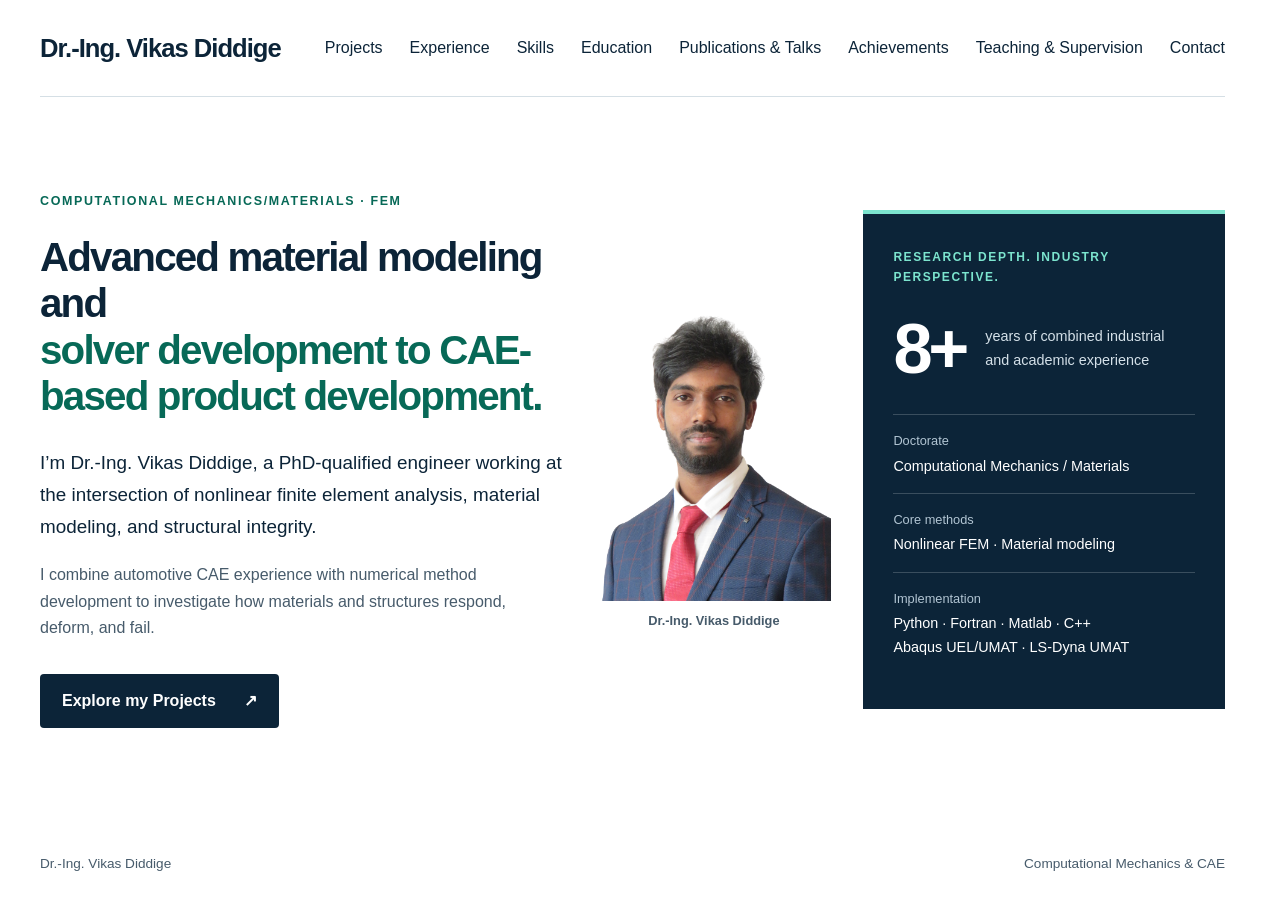
<file: index.html>
<!doctype html><html lang="en"><head><meta charset="utf-8"><meta name="viewport" content="width=device-width,initial-scale=1"><title>Dr.-Ing. Vikas Diddige | Computational Mechanics & CAE</title><link rel="stylesheet" href="styles.css"></head><body><header class="wrap header"><a class="identity" href="index.html">Dr.-Ing. Vikas Diddige</a><nav><a href="work.html">Projects</a><a href="experience.html">Experience</a><a href="skills.html">Skills</a><a href="education.html">Education</a><a href="publications.html">Publications &amp; Talks</a><a href="achievements.html">Achievements</a><a href="teaching.html">Teaching &amp; Supervision</a><a href="contact.html">Contact</a></nav></header><main><section class="hero wrap"><div class="hero-copy"><p class="eyebrow">Computational mechanics/materials · FEM</p><h1>Advanced material modeling and<br><span>solver development to CAE-based product development.</span></h1><p class="intro">I’m Dr.-Ing. Vikas Diddige, a PhD-qualified engineer working at the intersection of nonlinear finite element analysis, material modeling, and structural integrity.</p><p class="support">I combine automotive CAE experience with numerical method development to investigate how materials and structures respond, deform, and fail.</p><div class="actions"><a class="button" href="work.html">Explore my Projects <span>↗</span></a></div></div><figure class="hero-photo"><img src="assets/vikas-diddige.png" alt="Dr.-Ing. Vikas Diddige"><figcaption>Dr.-Ing. Vikas Diddige</figcaption></figure><aside class="summary"><p class="eyebrow">Research depth. Industry perspective.</p><div class="metric"><strong>8+</strong><span>years of combined industrial<br>and academic experience</span></div><div class="summary-line"><span>Doctorate</span><strong>Computational Mechanics / Materials</strong></div><div class="summary-line"><span>Core methods</span><strong>Nonlinear FEM · Material modeling</strong></div><div class="summary-line"><span>Implementation</span><strong>Python · Fortran · Matlab · C++<br>Abaqus UEL/UMAT · LS-Dyna UMAT</strong></div></aside></section></main><footer class="wrap footer"><span>Dr.-Ing. Vikas Diddige</span><span>Computational Mechanics & CAE</span></footer></body></html>
</file>
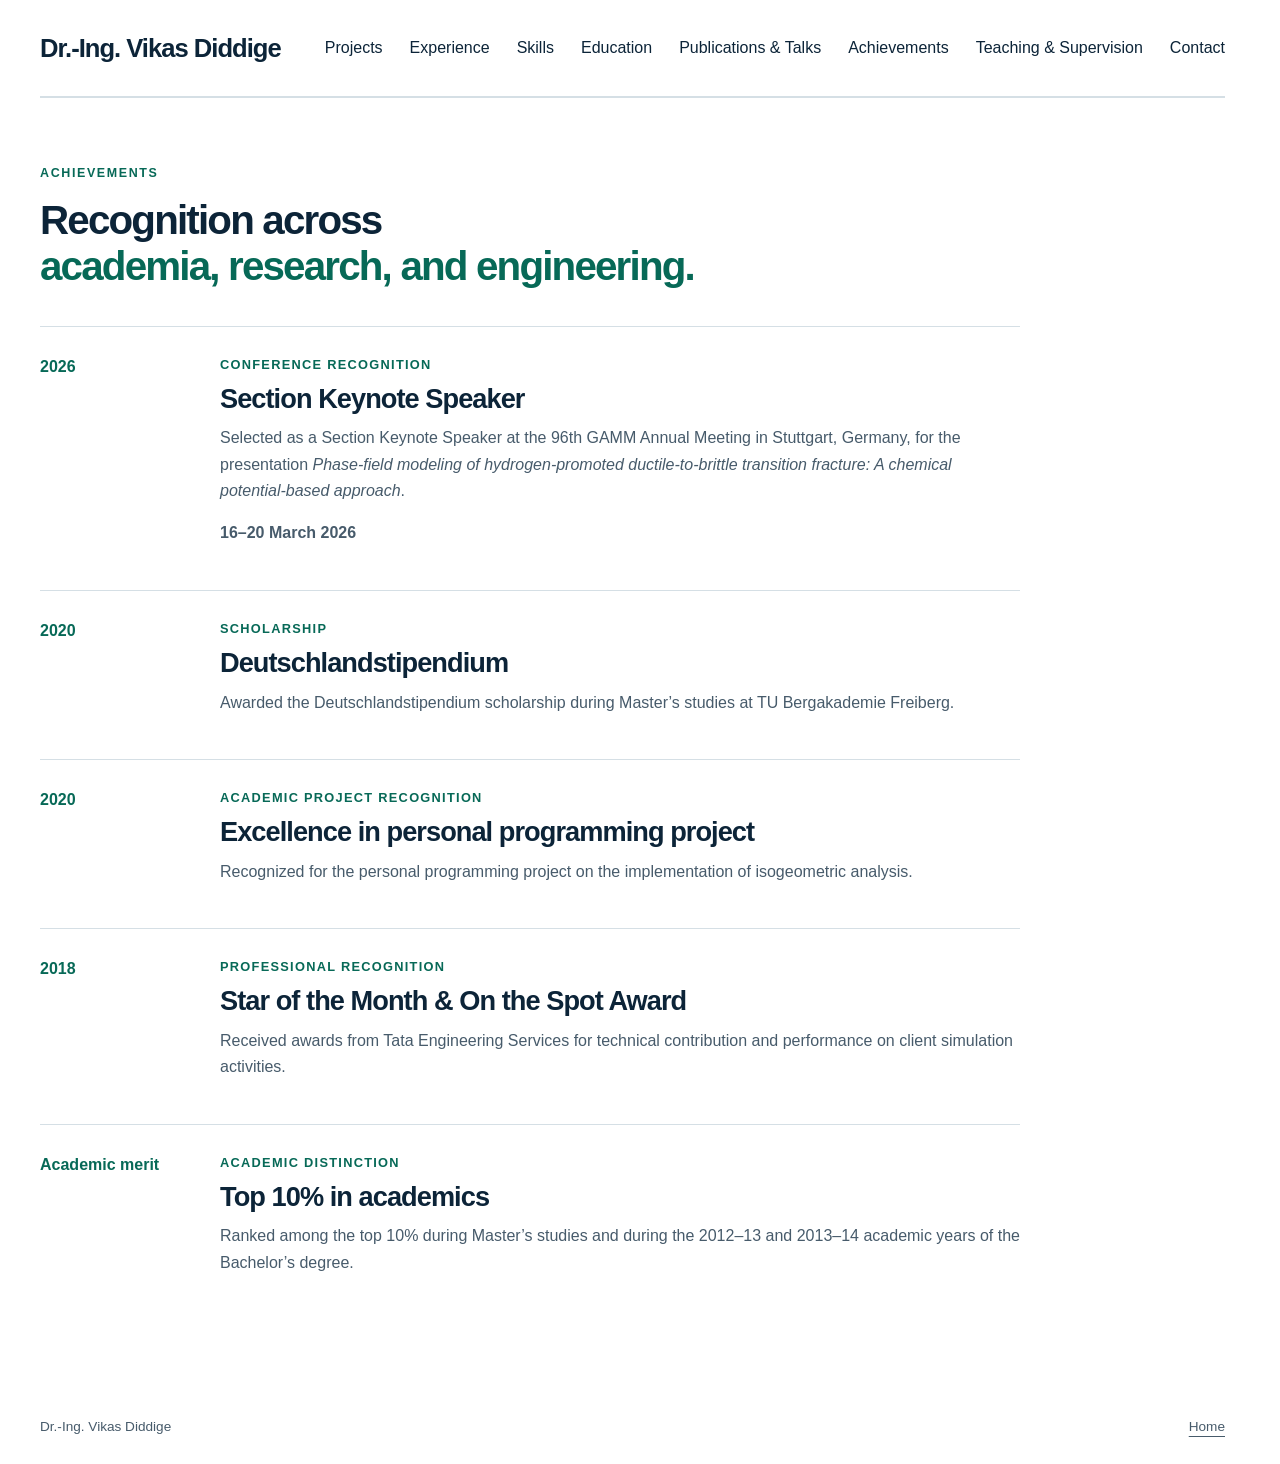
<file: achievements.html>
<!doctype html>
<html lang="en">
<head>
  <meta charset="utf-8">
  <meta name="viewport" content="width=device-width, initial-scale=1">
  <title>Achievements | Dr.-Ing. Vikas Diddige</title>
  <link rel="stylesheet" href="styles.css">
</head>
<body>
  <a class="skip" href="#main">Skip to content</a>
  <header class="wrap header">
    <a class="identity" href="index.html">Dr.-Ing. Vikas Diddige</a>
    <nav aria-label="Main navigation">
      <a href="work.html">Projects</a><a href="experience.html">Experience</a><a href="skills.html">Skills</a><a href="education.html">Education</a><a href="publications.html">Publications &amp; Talks</a><a href="achievements.html" aria-current="page">Achievements</a><a href="teaching.html">Teaching &amp; Supervision</a><a href="contact.html">Contact</a>
    </nav>
  </header>
  <main id="main">
    <section class="section wrap page-section">
      <div class="section-heading">
        <p class="eyebrow">Achievements</p>
        <h1>Recognition across<br><span>academia, research, and engineering.</span></h1>
      </div>
      <div class="achievement-list">
        <article class="achievement-item">
          <p class="achievement-year">2026</p>
          <div>
            <p class="achievement-type">Conference recognition</p>
            <h2>Section Keynote Speaker</h2>
            <p>Selected as a Section Keynote Speaker at the 96th GAMM Annual Meeting in Stuttgart, Germany, for the presentation <em>Phase-field modeling of hydrogen-promoted ductile-to-brittle transition fracture: A chemical potential-based approach</em>.</p>
            <p class="achievement-date">16–20 March 2026</p>
          </div>
        </article>
        <article class="achievement-item">
          <p class="achievement-year">2020</p>
          <div>
            <p class="achievement-type">Scholarship</p>
            <h2>Deutschlandstipendium</h2>
            <p>Awarded the Deutschlandstipendium scholarship during Master’s studies at TU Bergakademie Freiberg.</p>
          </div>
        </article>
        <article class="achievement-item">
          <p class="achievement-year">2020</p>
          <div>
            <p class="achievement-type">Academic project recognition</p>
            <h2>Excellence in personal programming project</h2>
            <p>Recognized for the personal programming project on the implementation of isogeometric analysis.</p>
          </div>
        </article>
        <article class="achievement-item">
          <p class="achievement-year">2018</p>
          <div>
            <p class="achievement-type">Professional recognition</p>
            <h2>Star of the Month &amp; On the Spot Award</h2>
            <p>Received awards from Tata Engineering Services for technical contribution and performance on client simulation activities.</p>
          </div>
        </article>
        <article class="achievement-item">
          <p class="achievement-year">Academic merit</p>
          <div>
            <p class="achievement-type">Academic distinction</p>
            <h2>Top 10% in academics</h2>
            <p>Ranked among the top 10% during Master’s studies and during the 2012–13 and 2013–14 academic years of the Bachelor’s degree.</p>
          </div>
        </article>
      </div>
    </section>
  </main>
  <footer class="wrap footer"><span>Dr.-Ing. Vikas Diddige</span><a href="index.html">Home</a></footer>
</body>
</html>
</file>
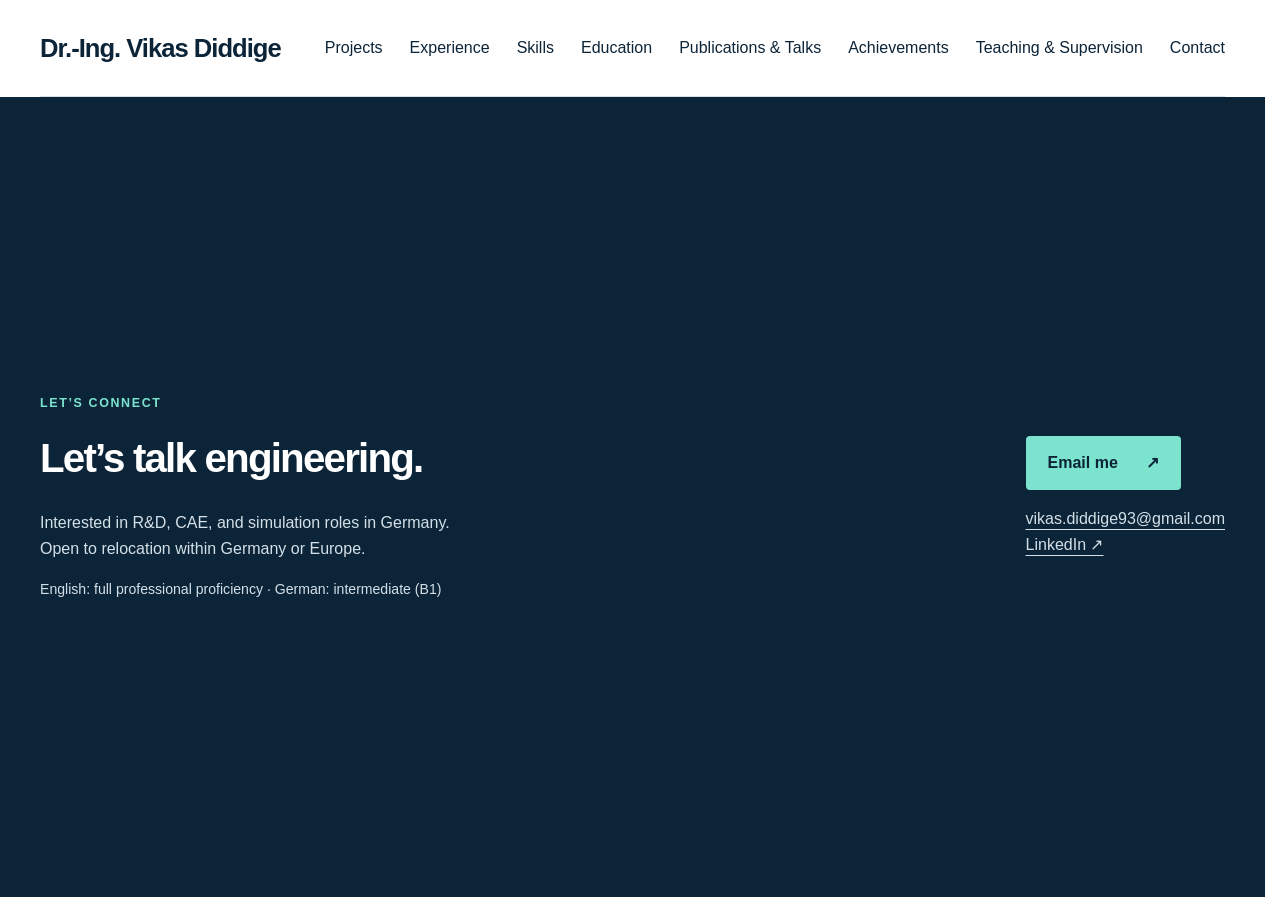
<file: contact.html>
<!doctype html><html lang="en"><head><meta charset="utf-8"><meta name="viewport" content="width=device-width,initial-scale=1"><title>Contact | Vikas Diddige</title><link rel="stylesheet" href="styles.css"></head><body><header class="wrap header"><a class="identity" href="index.html">Dr.-Ing. Vikas Diddige</a><nav><a href="work.html">Projects</a><a href="experience.html">Experience</a><a href="skills.html">Skills</a><a href="education.html">Education</a><a href="publications.html">Publications &amp; Talks</a><a href="achievements.html">Achievements</a><a href="teaching.html">Teaching &amp; Supervision</a><a href="contact.html">Contact</a></nav></header><main><section class="contact page-contact"><div class="wrap contact-inner"><div><p class="eyebrow">Let’s connect</p><h1>Let’s talk engineering.</h1><p>Interested in R&D, CAE, and simulation roles in Germany.<br>Open to relocation within Germany or Europe.</p><p class="languages">English: full professional proficiency · German: intermediate (B1)</p></div><div class="contact-links"><a class="button" href="mailto:vikas.diddige93@gmail.com">Email me <span>↗</span></a><p><a href="mailto:vikas.diddige93@gmail.com">vikas.diddige93@gmail.com</a><br><a href="https://www.linkedin.com/in/vikas-diddige/">LinkedIn ↗</a></p></div></div></section></main></body></html>
</file>
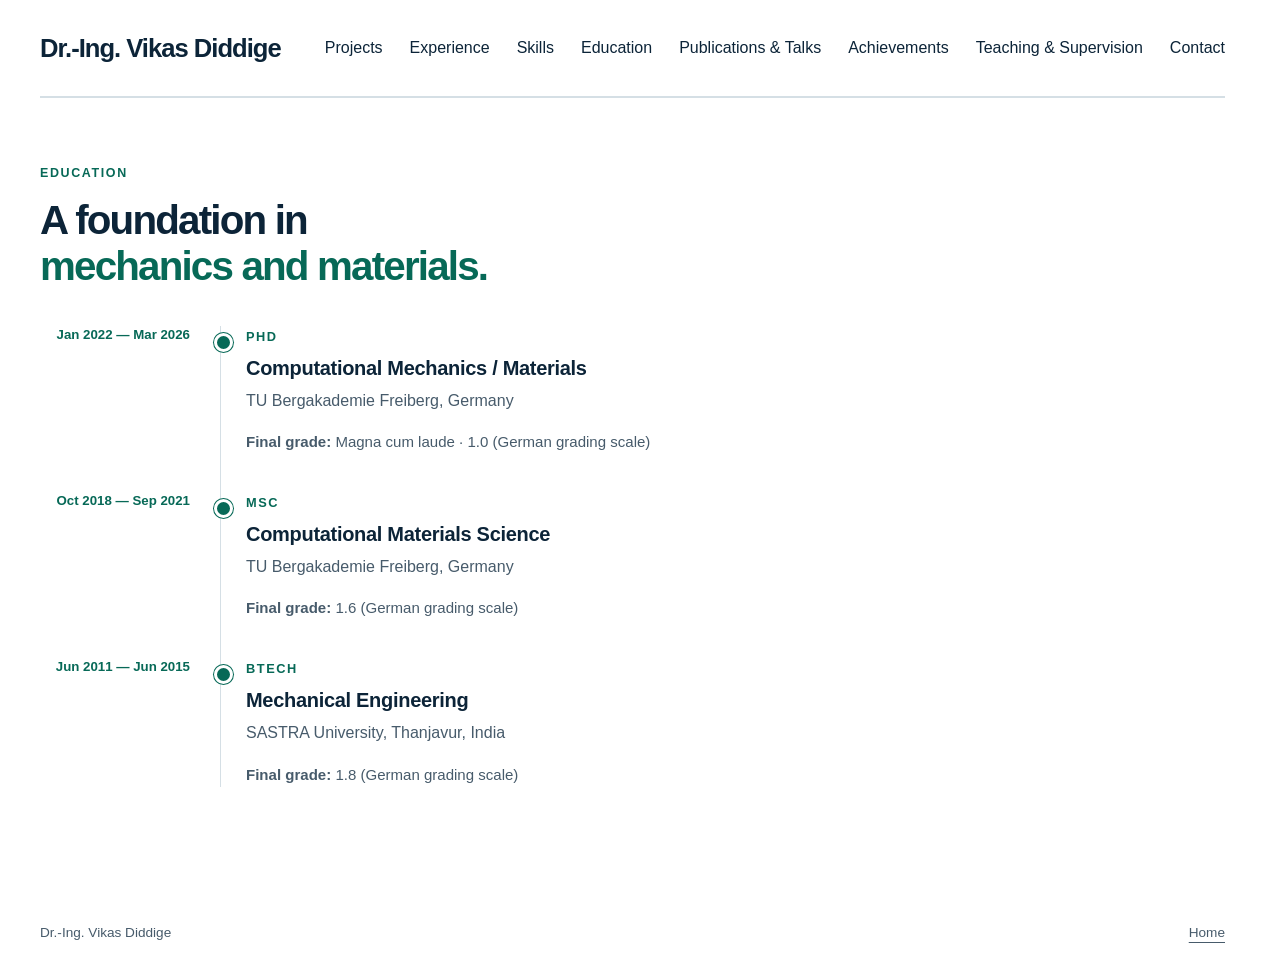
<file: education.html>
<!doctype html>
<html lang="en">
<head>
  <meta charset="utf-8">
  <meta name="viewport" content="width=device-width, initial-scale=1">
  <title>Education | Dr.-Ing. Vikas Diddige</title>
  <link rel="stylesheet" href="styles.css">
</head>
<body>
  <a class="skip" href="#main">Skip to content</a>
  <header class="wrap header">
    <a class="identity" href="index.html">Dr.-Ing. Vikas Diddige</a>
    <nav aria-label="Main navigation">
      <a href="work.html">Projects</a><a href="experience.html">Experience</a><a href="skills.html">Skills</a><a href="education.html" aria-current="page">Education</a><a href="publications.html">Publications &amp; Talks</a><a href="achievements.html">Achievements</a><a href="teaching.html">Teaching &amp; Supervision</a><a href="contact.html">Contact</a>
    </nav>
  </header>
  <main id="main">
    <section class="section wrap page-section">
      <div class="section-heading">
        <p class="eyebrow">Education</p>
        <h1>A foundation in<br><span>mechanics and materials.</span></h1>
      </div>
      <div class="education-timeline">
        <article class="education-item">
          <p class="education-years">Jan 2022 — Mar 2026</p>
          <div class="education-detail"><p class="degree">PhD</p><h3>Computational Mechanics / Materials</h3><p>TU Bergakademie Freiberg, Germany</p><p class="education-focus"><strong>Final grade:</strong> Magna cum laude · 1.0 (German grading scale)</p></div>
        </article>
        <article class="education-item">
          <p class="education-years">Oct 2018 — Sep 2021</p>
          <div class="education-detail"><p class="degree">MSc</p><h3>Computational Materials Science</h3><p>TU Bergakademie Freiberg, Germany</p><p class="education-focus"><strong>Final grade:</strong> 1.6 (German grading scale)</p></div>
        </article>
        <article class="education-item">
          <p class="education-years">Jun 2011 — Jun 2015</p>
          <div class="education-detail"><p class="degree">BTech</p><h3>Mechanical Engineering</h3><p>SASTRA University, Thanjavur, India</p><p class="education-focus"><strong>Final grade:</strong> 1.8 (German grading scale)</p></div>
        </article>
      </div>
    </section>
  </main>
  <footer class="wrap footer"><span>Dr.-Ing. Vikas Diddige</span><a href="index.html">Home</a></footer>
</body>
</html>
</file>
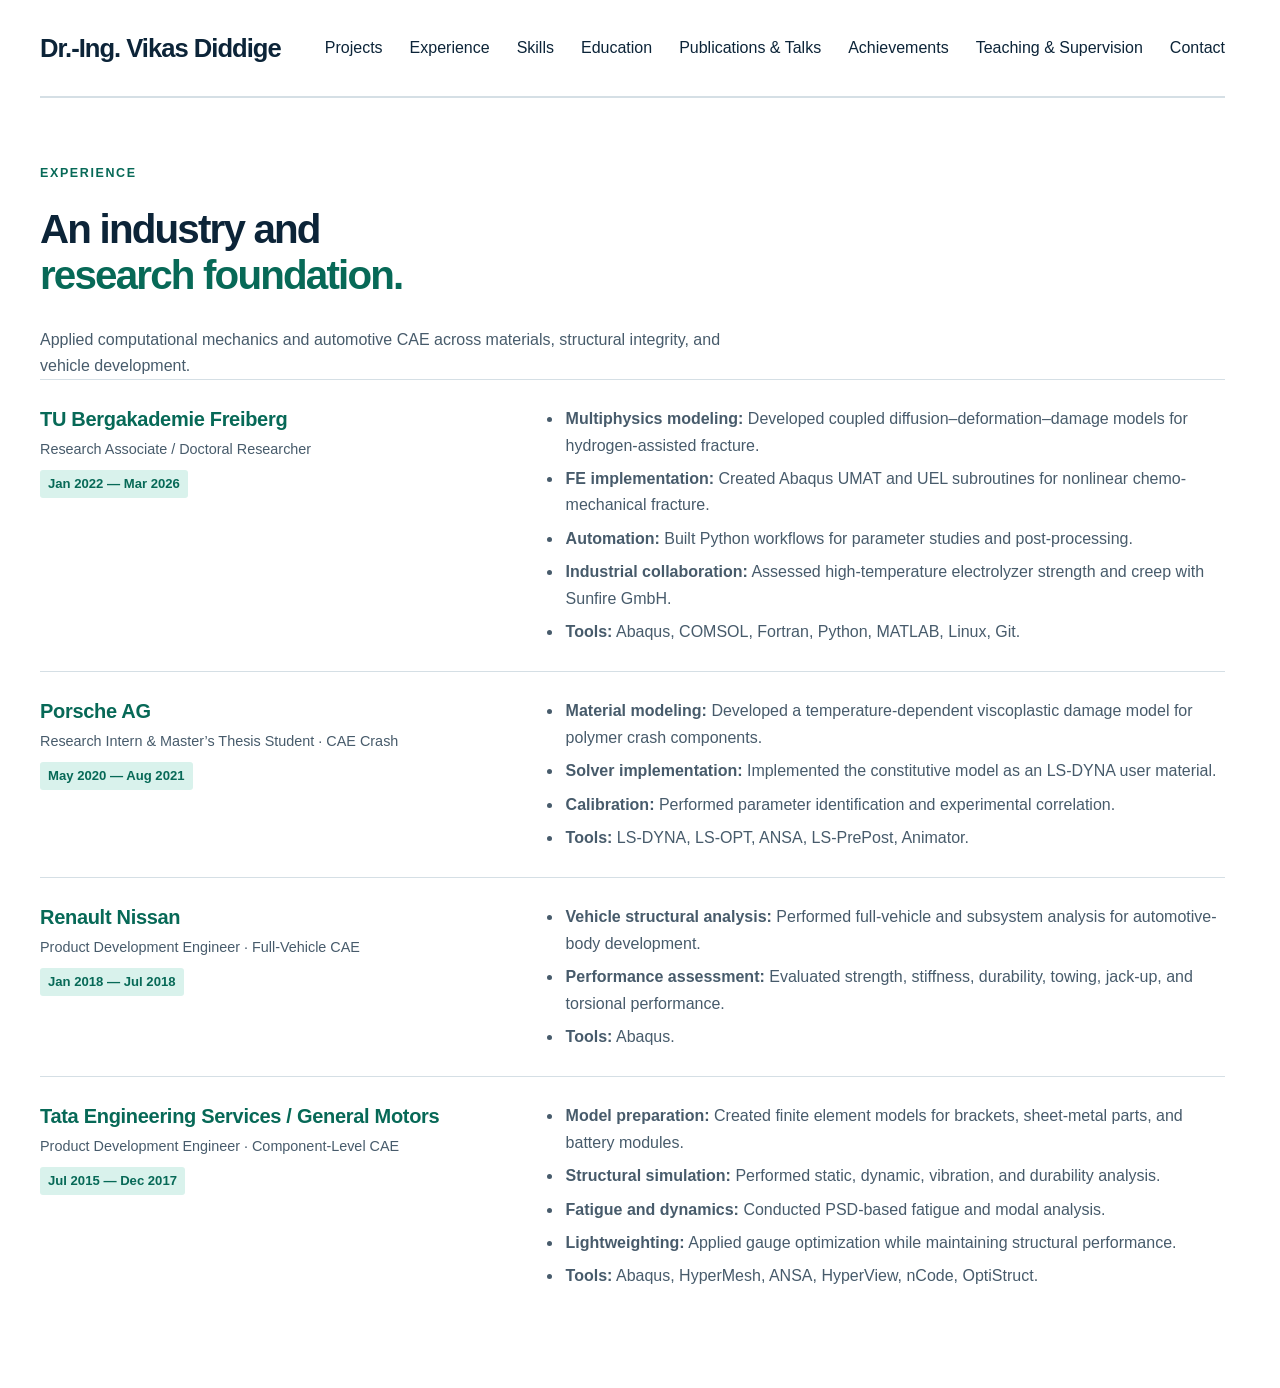
<file: experience.html>
<!doctype html><html lang="en"><head><meta charset="utf-8"><meta name="viewport" content="width=device-width,initial-scale=1"><title>Experience | Vikas Diddige</title><link rel="stylesheet" href="styles.css"></head><body><header class="wrap header"><a class="identity" href="index.html">Dr.-Ing. Vikas Diddige</a><nav><a href="work.html">Projects</a><a href="experience.html">Experience</a><a href="skills.html">Skills</a><a href="education.html">Education</a><a href="publications.html">Publications &amp; Talks</a><a href="achievements.html">Achievements</a><a href="teaching.html">Teaching &amp; Supervision</a><a href="contact.html">Contact</a></nav></header><main><section class="section wrap page-section"><p class="eyebrow">Experience</p><h1>An industry and<br><span>research foundation.</span></h1><p class="section-subheading">Applied computational mechanics and automotive CAE across materials, structural integrity, and vehicle development.</p><div class="experience-list"><article class="experience"><div><h3>TU Bergakademie Freiberg</h3><p class="role">Research Associate / Doctoral Researcher</p><p class="experience-dates">Jan 2022 — Mar 2026</p></div><ul class="experience-highlights"><li><strong>Multiphysics modeling:</strong> Developed coupled diffusion–deformation–damage models for hydrogen-assisted fracture.</li><li><strong>FE implementation:</strong> Created Abaqus UMAT and UEL subroutines for nonlinear chemo-mechanical fracture.</li><li><strong>Automation:</strong> Built Python workflows for parameter studies and post-processing.</li><li><strong>Industrial collaboration:</strong> Assessed high-temperature electrolyzer strength and creep with Sunfire GmbH.</li><li><strong>Tools:</strong> Abaqus, COMSOL, Fortran, Python, MATLAB, Linux, Git.</li></ul></article><article class="experience"><div><h3>Porsche AG</h3><p class="role">Research Intern & Master’s Thesis Student · CAE Crash</p><p class="experience-dates">May 2020 — Aug 2021</p></div><ul class="experience-highlights"><li><strong>Material modeling:</strong> Developed a temperature-dependent viscoplastic damage model for polymer crash components.</li><li><strong>Solver implementation:</strong> Implemented the constitutive model as an LS-DYNA user material.</li><li><strong>Calibration:</strong> Performed parameter identification and experimental correlation.</li><li><strong>Tools:</strong> LS-DYNA, LS-OPT, ANSA, LS-PrePost, Animator.</li></ul></article><article class="experience"><div><h3>Renault Nissan</h3><p class="role">Product Development Engineer · Full-Vehicle CAE</p><p class="experience-dates">Jan 2018 — Jul 2018</p></div><ul class="experience-highlights"><li><strong>Vehicle structural analysis:</strong> Performed full-vehicle and subsystem analysis for automotive-body development.</li><li><strong>Performance assessment:</strong> Evaluated strength, stiffness, durability, towing, jack-up, and torsional performance.</li><li><strong>Tools:</strong> Abaqus.</li></ul></article><article class="experience"><div><h3>Tata Engineering Services / General Motors</h3><p class="role">Product Development Engineer · Component-Level CAE</p><p class="experience-dates">Jul 2015 — Dec 2017</p></div><ul class="experience-highlights"><li><strong>Model preparation:</strong> Created finite element models for brackets, sheet-metal parts, and battery modules.</li><li><strong>Structural simulation:</strong> Performed static, dynamic, vibration, and durability analysis.</li><li><strong>Fatigue and dynamics:</strong> Conducted PSD-based fatigue and modal analysis.</li><li><strong>Lightweighting:</strong> Applied gauge optimization while maintaining structural performance.</li><li><strong>Tools:</strong> Abaqus, HyperMesh, ANSA, HyperView, nCode, OptiStruct.</li></ul></article></div></section></main></body></html>
</file>
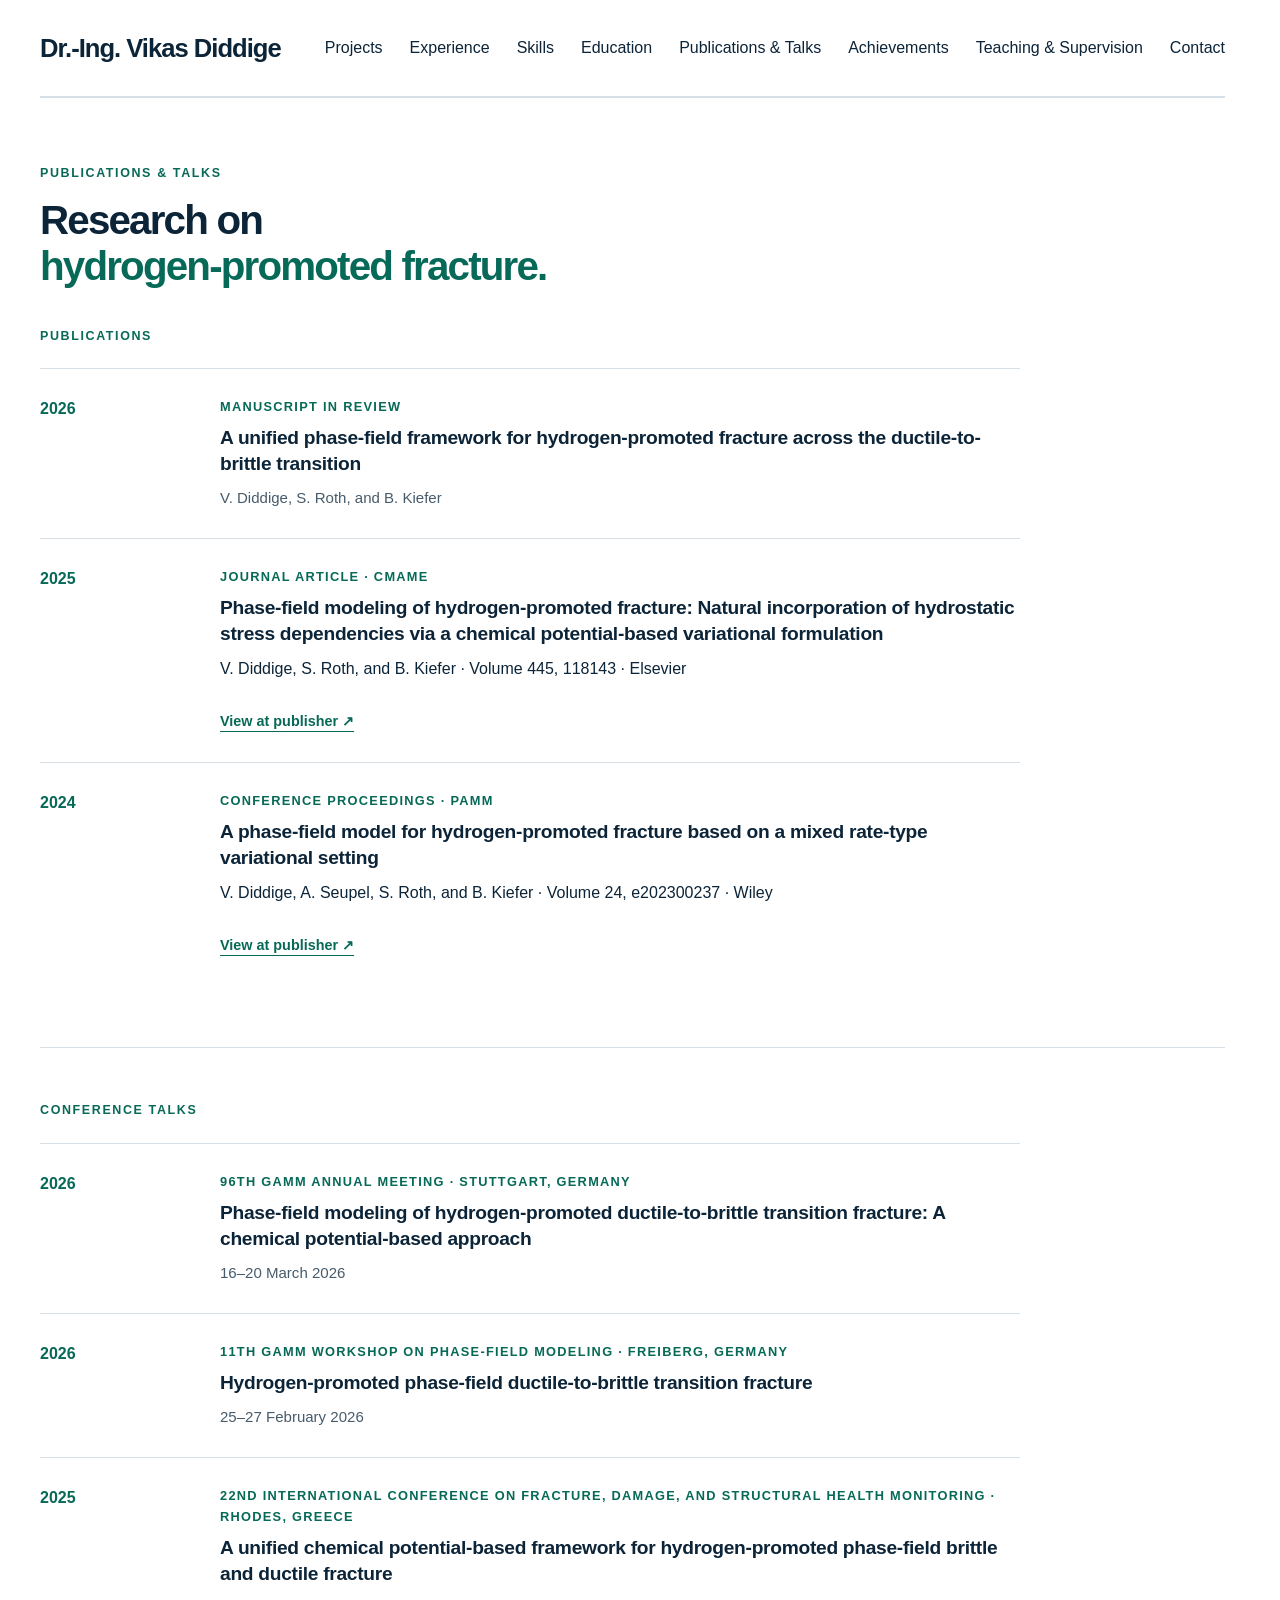
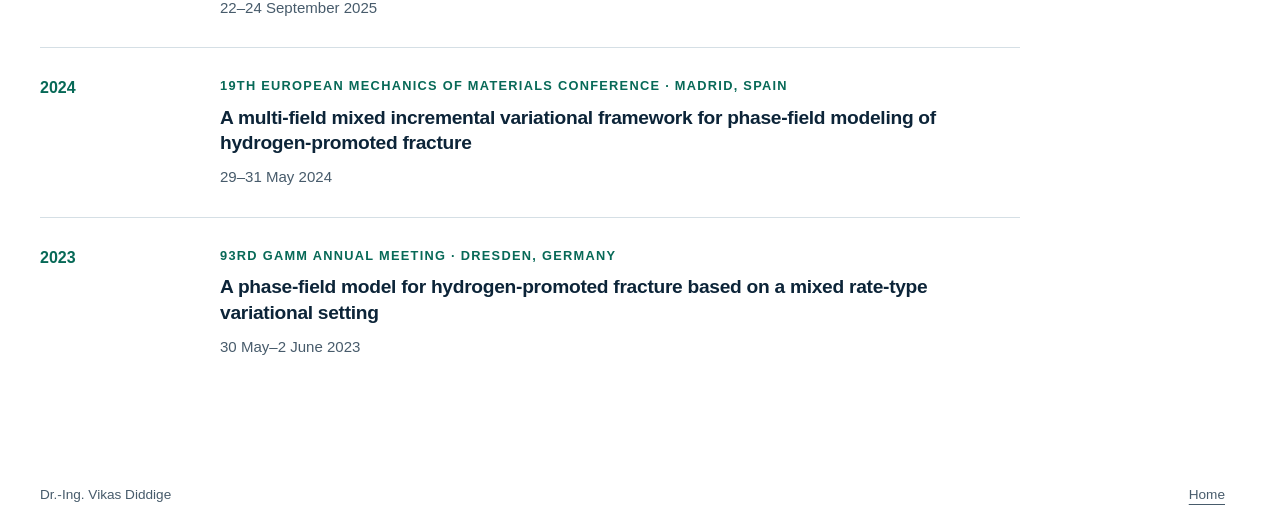
<file: publications.html>
<!doctype html>
<html lang="en">
<head>
  <meta charset="utf-8">
  <meta name="viewport" content="width=device-width, initial-scale=1">
  <title>Publications &amp; Talks | Dr.-Ing. Vikas Diddige</title>
  <link rel="stylesheet" href="styles.css">
</head>
<body>
  <a class="skip" href="#main">Skip to content</a>
  <header class="wrap header">
    <a class="identity" href="index.html">Dr.-Ing. Vikas Diddige</a>
    <nav aria-label="Main navigation">
      <a href="work.html">Projects</a><a href="experience.html">Experience</a><a href="skills.html">Skills</a><a href="education.html">Education</a><a href="publications.html" aria-current="page">Publications &amp; Talks</a><a href="achievements.html">Achievements</a><a href="teaching.html">Teaching &amp; Supervision</a><a href="contact.html">Contact</a>
    </nav>
  </header>
  <main id="main">
    <section class="section wrap page-section">
      <div class="section-heading">
        <p class="eyebrow">Publications &amp; talks</p>
        <h1>Research on<br><span>hydrogen-promoted fracture.</span></h1>
      </div>

      <div class="research-subsection">
        <p class="eyebrow">Publications</p>
        <div class="publication-list">
          <article class="publication"><p class="publication-year">2026</p><div><p class="publication-status">Manuscript in review</p><h3>A unified phase-field framework for hydrogen-promoted fracture across the ductile-to-brittle transition</h3><p>V. Diddige, S. Roth, and B. Kiefer</p></div></article>
          <article class="publication"><p class="publication-year">2025</p><div><p class="publication-status">Journal article · CMAME</p><h3>Phase-field modeling of hydrogen-promoted fracture: Natural incorporation of hydrostatic stress dependencies via a chemical potential-based variational formulation</h3><p>V. Diddige, S. Roth, and B. Kiefer · Volume 445, 118143 · Elsevier</p><a class="publisher-link" href="https://www.sciencedirect.com/science/article/pii/S0045782525004153">View at publisher ↗</a></div></article>
          <article class="publication"><p class="publication-year">2024</p><div><p class="publication-status">Conference proceedings · PAMM</p><h3>A phase-field model for hydrogen-promoted fracture based on a mixed rate-type variational setting</h3><p>V. Diddige, A. Seupel, S. Roth, and B. Kiefer · Volume 24, e202300237 · Wiley</p><a class="publisher-link" href="https://onlinelibrary.wiley.com/doi/full/10.1002/pamm.202300237">View at publisher ↗</a></div></article>
        </div>
      </div>

      <div class="research-subsection">
        <p class="eyebrow">Conference talks</p>
        <div class="talk-list">
          <article class="talk"><p class="talk-year">2026</p><div><p class="talk-event">96th GAMM Annual Meeting · Stuttgart, Germany</p><h3>Phase-field modeling of hydrogen-promoted ductile-to-brittle transition fracture: A chemical potential-based approach</h3><p>16–20 March 2026</p></div></article>
          <article class="talk"><p class="talk-year">2026</p><div><p class="talk-event">11th GAMM Workshop on Phase-Field Modeling · Freiberg, Germany</p><h3>Hydrogen-promoted phase-field ductile-to-brittle transition fracture</h3><p>25–27 February 2026</p></div></article>
          <article class="talk"><p class="talk-year">2025</p><div><p class="talk-event">22nd International Conference on Fracture, Damage, and Structural Health Monitoring · Rhodes, Greece</p><h3>A unified chemical potential-based framework for hydrogen-promoted phase-field brittle and ductile fracture</h3><p>22–24 September 2025</p></div></article>
          <article class="talk"><p class="talk-year">2024</p><div><p class="talk-event">19th European Mechanics of Materials Conference · Madrid, Spain</p><h3>A multi-field mixed incremental variational framework for phase-field modeling of hydrogen-promoted fracture</h3><p>29–31 May 2024</p></div></article>
          <article class="talk"><p class="talk-year">2023</p><div><p class="talk-event">93rd GAMM Annual Meeting · Dresden, Germany</p><h3>A phase-field model for hydrogen-promoted fracture based on a mixed rate-type variational setting</h3><p>30 May–2 June 2023</p></div></article>
        </div>
      </div>
    </section>
  </main>
  <footer class="wrap footer"><span>Dr.-Ing. Vikas Diddige</span><a href="index.html">Home</a></footer>
</body>
</html>
</file>
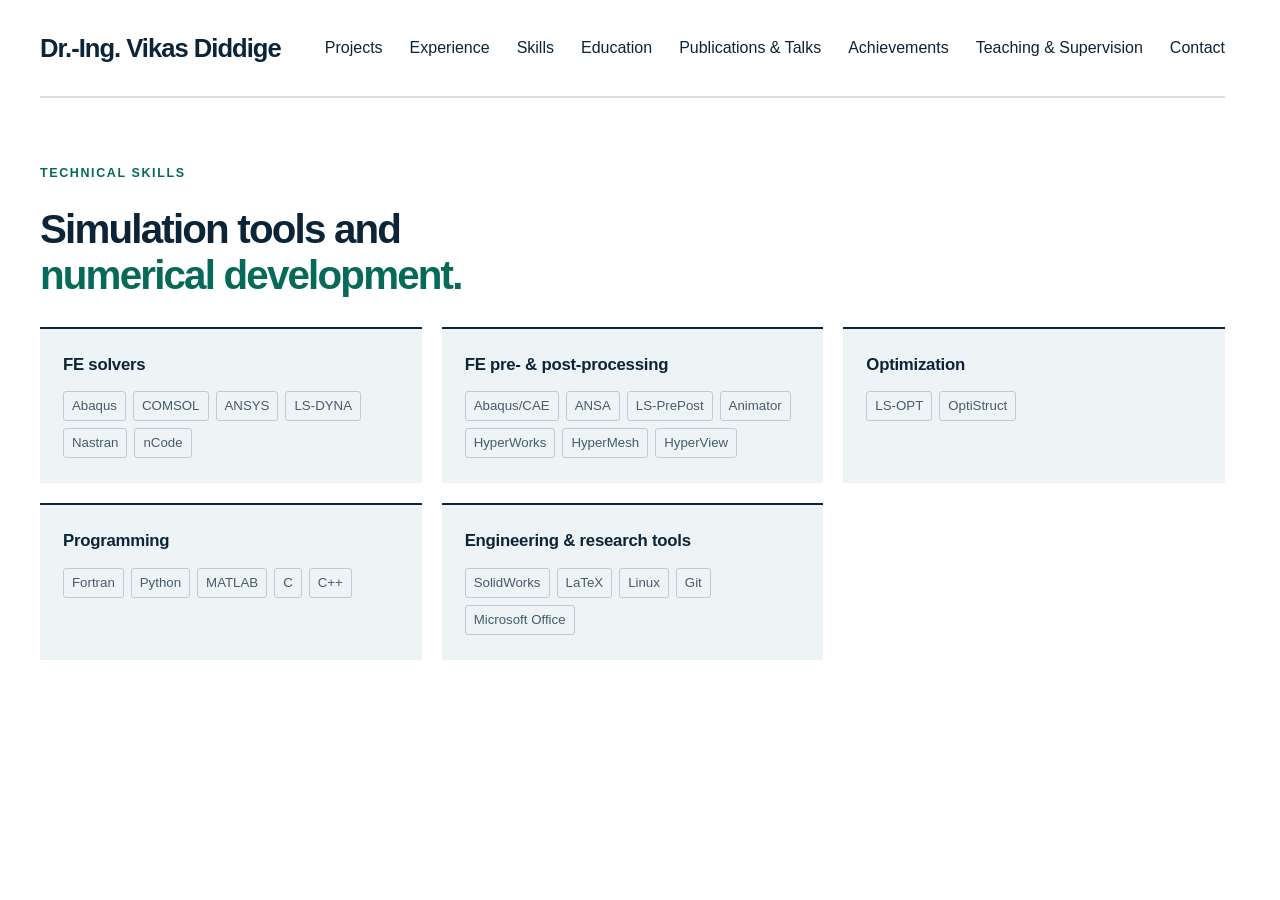
<file: skills.html>
<!doctype html><html lang="en"><head><meta charset="utf-8"><meta name="viewport" content="width=device-width,initial-scale=1"><title>Skills | Vikas Diddige</title><link rel="stylesheet" href="styles.css"></head><body><header class="wrap header"><a class="identity" href="index.html">Dr.-Ing. Vikas Diddige</a><nav><a href="work.html">Projects</a><a href="experience.html">Experience</a><a href="skills.html">Skills</a><a href="education.html">Education</a><a href="publications.html">Publications &amp; Talks</a><a href="achievements.html">Achievements</a><a href="teaching.html">Teaching &amp; Supervision</a><a href="contact.html">Contact</a></nav></header><main><section class="section wrap page-section"><p class="eyebrow">Technical skills</p><h1>Simulation tools and<br><span>numerical development.</span></h1><div class="technical-grid"><article class="skill-group"><h3>FE solvers</h3><ul class="skill-list"><li>Abaqus</li><li>COMSOL</li><li>ANSYS</li><li>LS-DYNA</li><li>Nastran</li><li>nCode</li></ul></article><article class="skill-group"><h3>FE pre- & post-processing</h3><ul class="skill-list"><li>Abaqus/CAE</li><li>ANSA</li><li>LS-PrePost</li><li>Animator</li><li>HyperWorks</li><li>HyperMesh</li><li>HyperView</li></ul></article><article class="skill-group"><h3>Optimization</h3><ul class="skill-list"><li>LS-OPT</li><li>OptiStruct</li></ul></article><article class="skill-group"><h3>Programming</h3><ul class="skill-list"><li>Fortran</li><li>Python</li><li>MATLAB</li><li>C</li><li>C++</li></ul></article><article class="skill-group"><h3>Engineering & research tools</h3><ul class="skill-list"><li>SolidWorks</li><li>LaTeX</li><li>Linux</li><li>Git</li><li>Microsoft Office</li></ul></article></div></section></main></body></html>
</file>
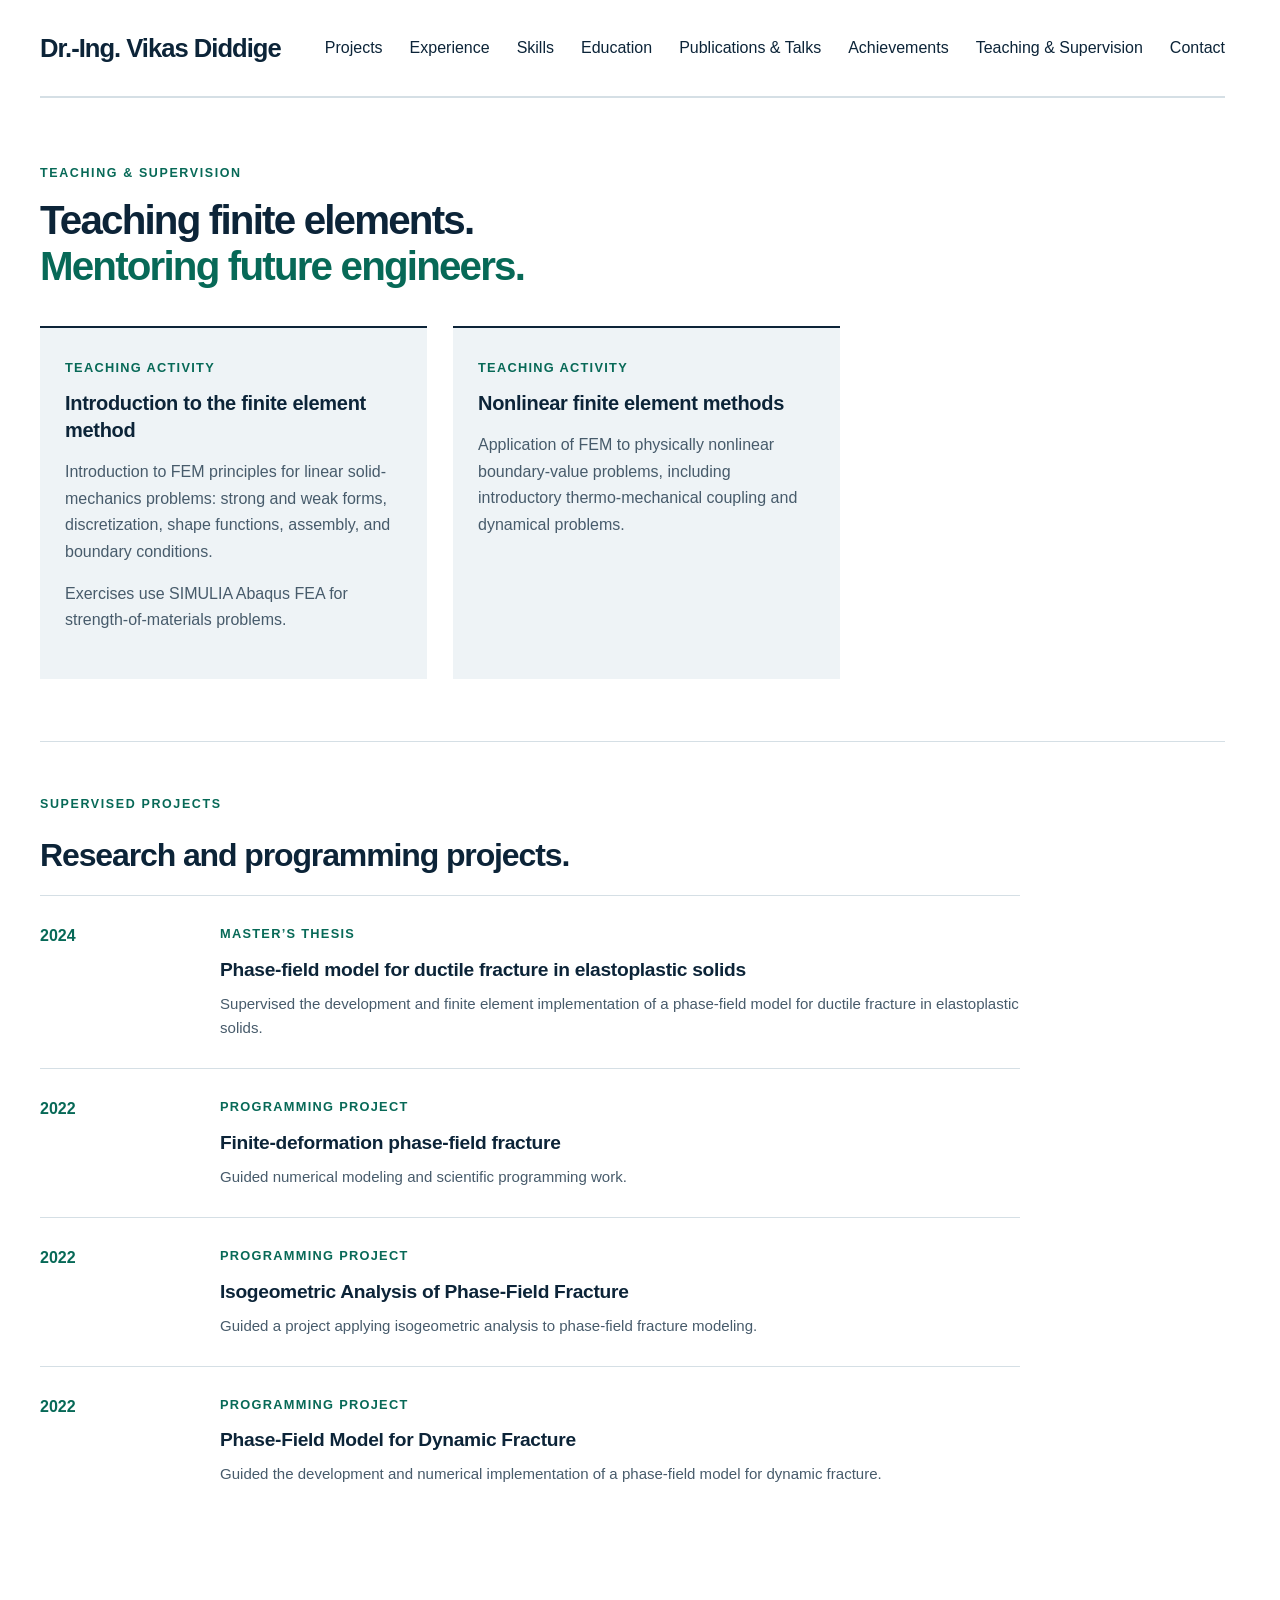
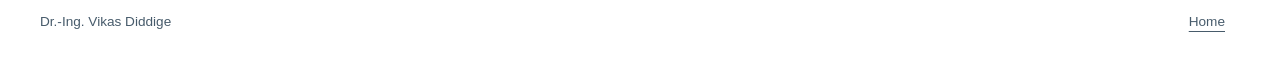
<file: teaching.html>
<!doctype html>
<html lang="en">
<head>
  <meta charset="utf-8">
  <meta name="viewport" content="width=device-width, initial-scale=1">
  <title>Teaching &amp; Supervision | Dr.-Ing. Vikas Diddige</title>
  <link rel="stylesheet" href="styles.css">
</head>
<body>
  <a class="skip" href="#main">Skip to content</a>
  <header class="wrap header">
    <a class="identity" href="index.html">Dr.-Ing. Vikas Diddige</a>
    <nav aria-label="Main navigation">
      <a href="work.html">Projects</a><a href="experience.html">Experience</a><a href="skills.html">Skills</a><a href="education.html">Education</a><a href="publications.html">Publications &amp; Talks</a><a href="achievements.html">Achievements</a><a href="teaching.html" aria-current="page">Teaching &amp; Supervision</a><a href="contact.html">Contact</a>
    </nav>
  </header>
  <main id="main">
    <section class="section wrap page-section">
      <div class="section-heading">
        <p class="eyebrow">Teaching &amp; supervision</p>
        <h1>Teaching finite elements.<br><span>Mentoring future engineers.</span></h1>
      </div>
      <div class="teaching-grid">
        <article class="teaching-item">
          <p class="teaching-type">Teaching activity</p>
          <h3>Introduction to the finite element method</h3>
          <p>Introduction to FEM principles for linear solid-mechanics problems: strong and weak forms, discretization, shape functions, assembly, and boundary conditions.</p>
          <p>Exercises use SIMULIA Abaqus FEA for strength-of-materials problems.</p>
        </article>
        <article class="teaching-item">
          <p class="teaching-type">Teaching activity</p>
          <h3>Nonlinear finite element methods</h3>
          <p>Application of FEM to physically nonlinear boundary-value problems, including introductory thermo-mechanical coupling and dynamical problems.</p>
        </article>
      </div>
      <div class="supervision-section">
        <p class="eyebrow">Supervised projects</p>
        <h2>Research and programming projects.</h2>
        <div class="supervision-grid">
          <article class="supervision-item"><p class="supervision-year">2024</p><div><p class="supervision-type">Master’s thesis</p><h3>Phase-field model for ductile fracture in elastoplastic solids</h3><p>Supervised the development and finite element implementation of a phase-field model for ductile fracture in elastoplastic solids.</p></div></article>
          <article class="supervision-item"><p class="supervision-year">2022</p><div><p class="supervision-type">Programming project</p><h3>Finite-deformation phase-field fracture</h3><p>Guided numerical modeling and scientific programming work.</p></div></article>
          <article class="supervision-item"><p class="supervision-year">2022</p><div><p class="supervision-type">Programming project</p><h3>Isogeometric Analysis of Phase-Field Fracture</h3><p>Guided a project applying isogeometric analysis to phase-field fracture modeling.</p></div></article>
          <article class="supervision-item"><p class="supervision-year">2022</p><div><p class="supervision-type">Programming project</p><h3>Phase-Field Model for Dynamic Fracture</h3><p>Guided the development and numerical implementation of a phase-field model for dynamic fracture.</p></div></article>
        </div>
      </div>
    </section>
  </main>
  <footer class="wrap footer"><span>Dr.-Ing. Vikas Diddige</span><a href="index.html">Home</a></footer>
</body>
</html>
</file>
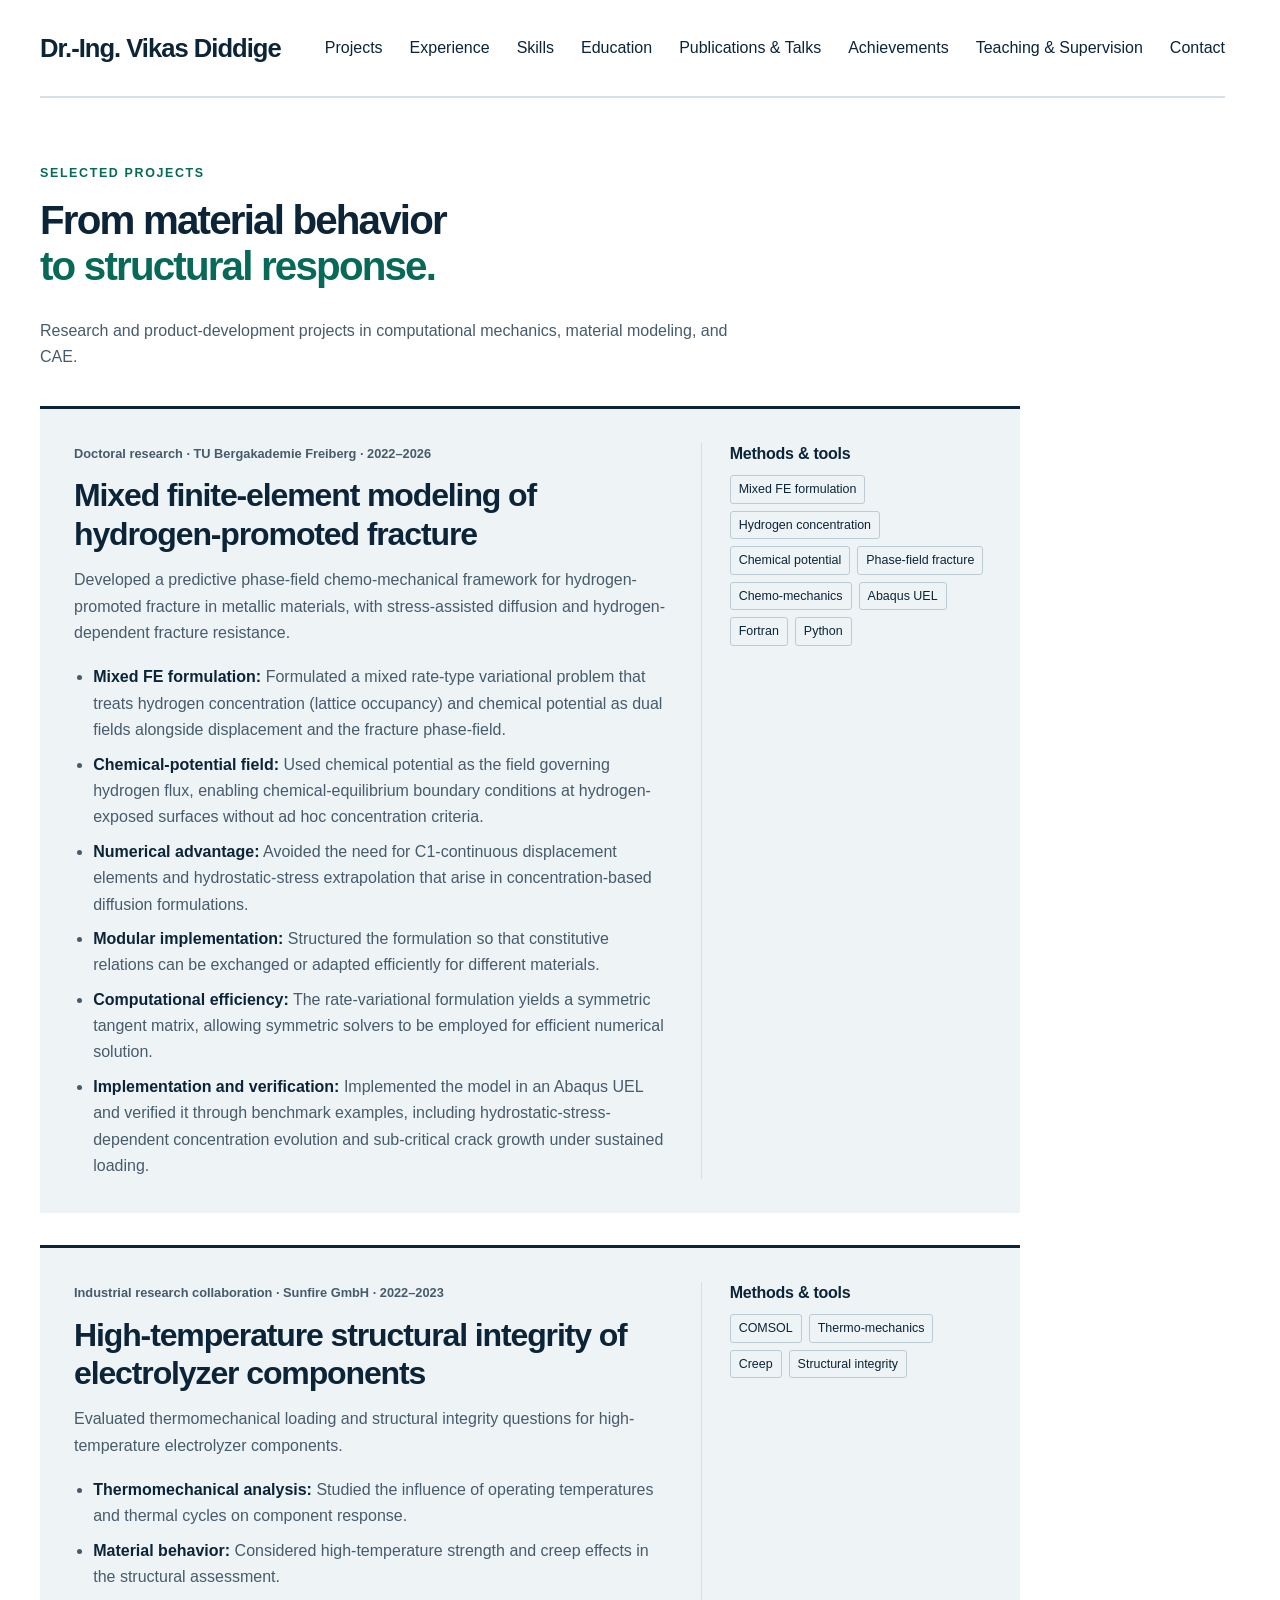
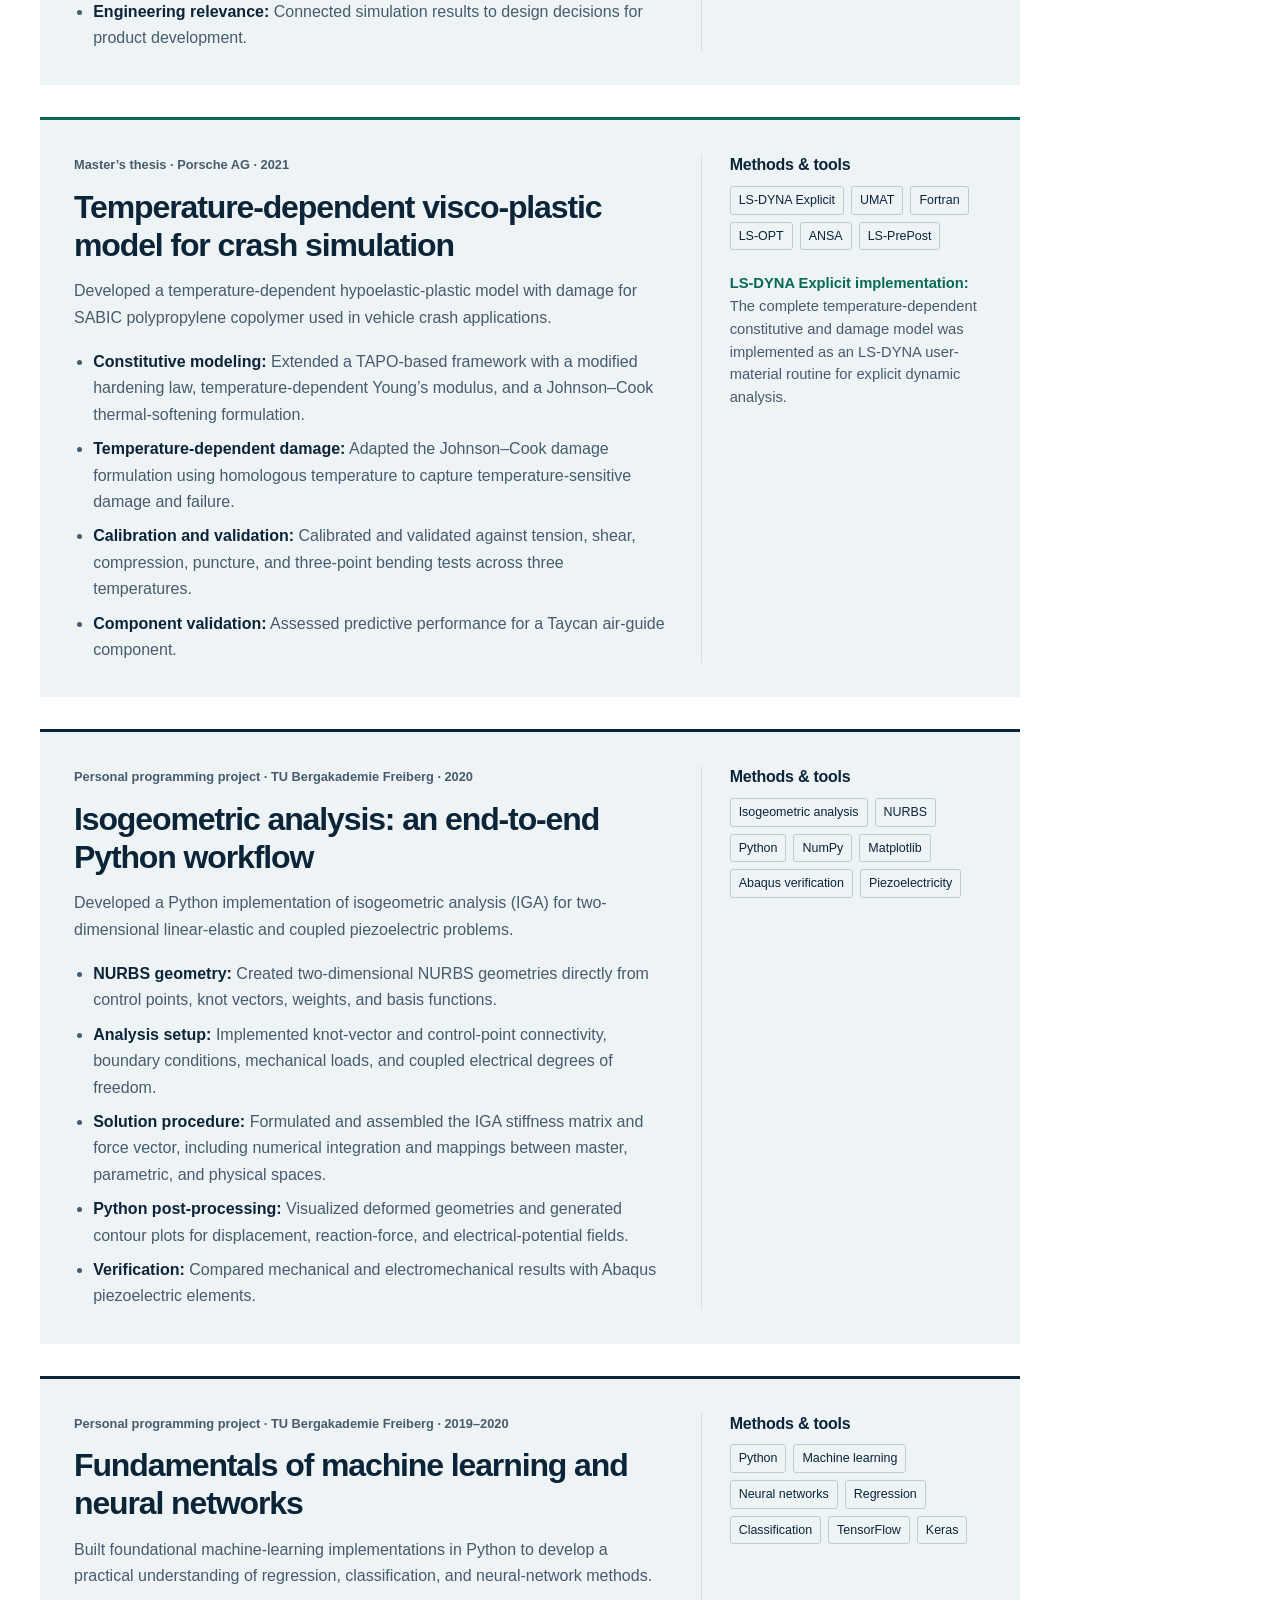
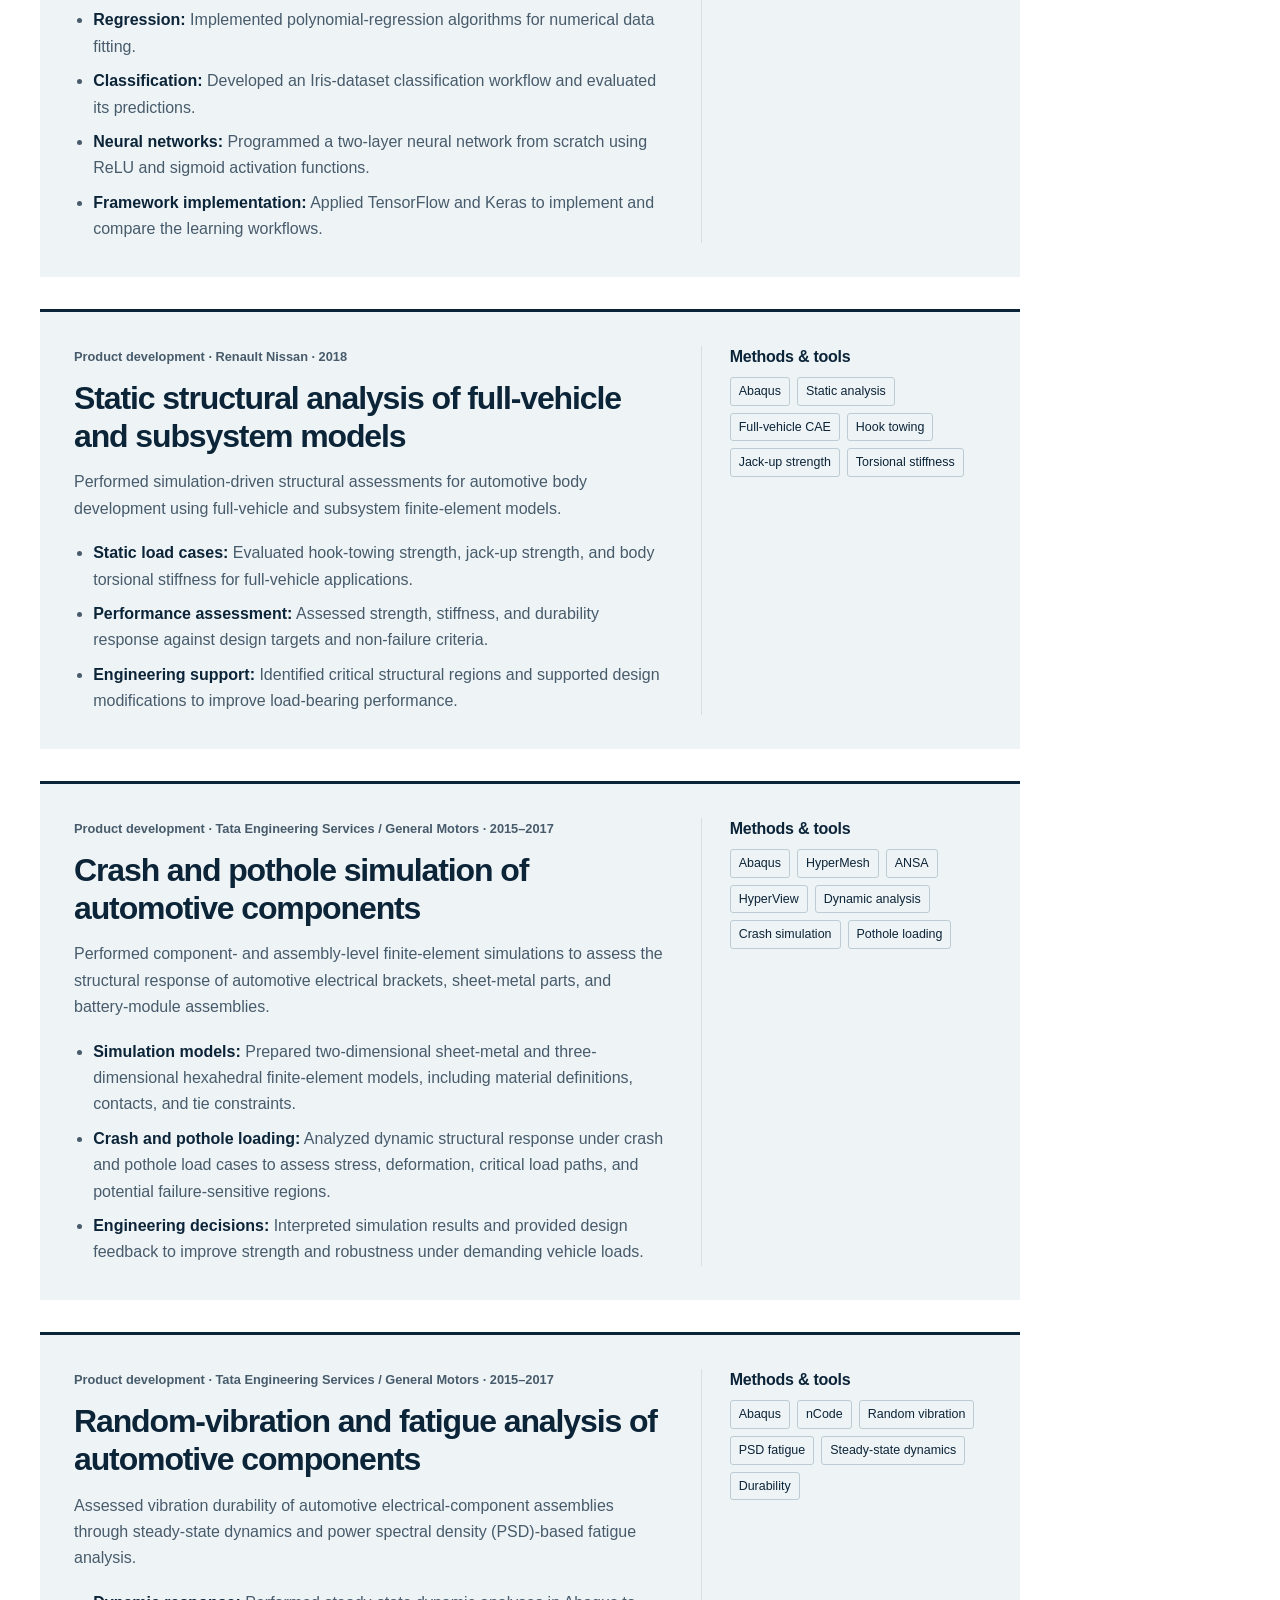
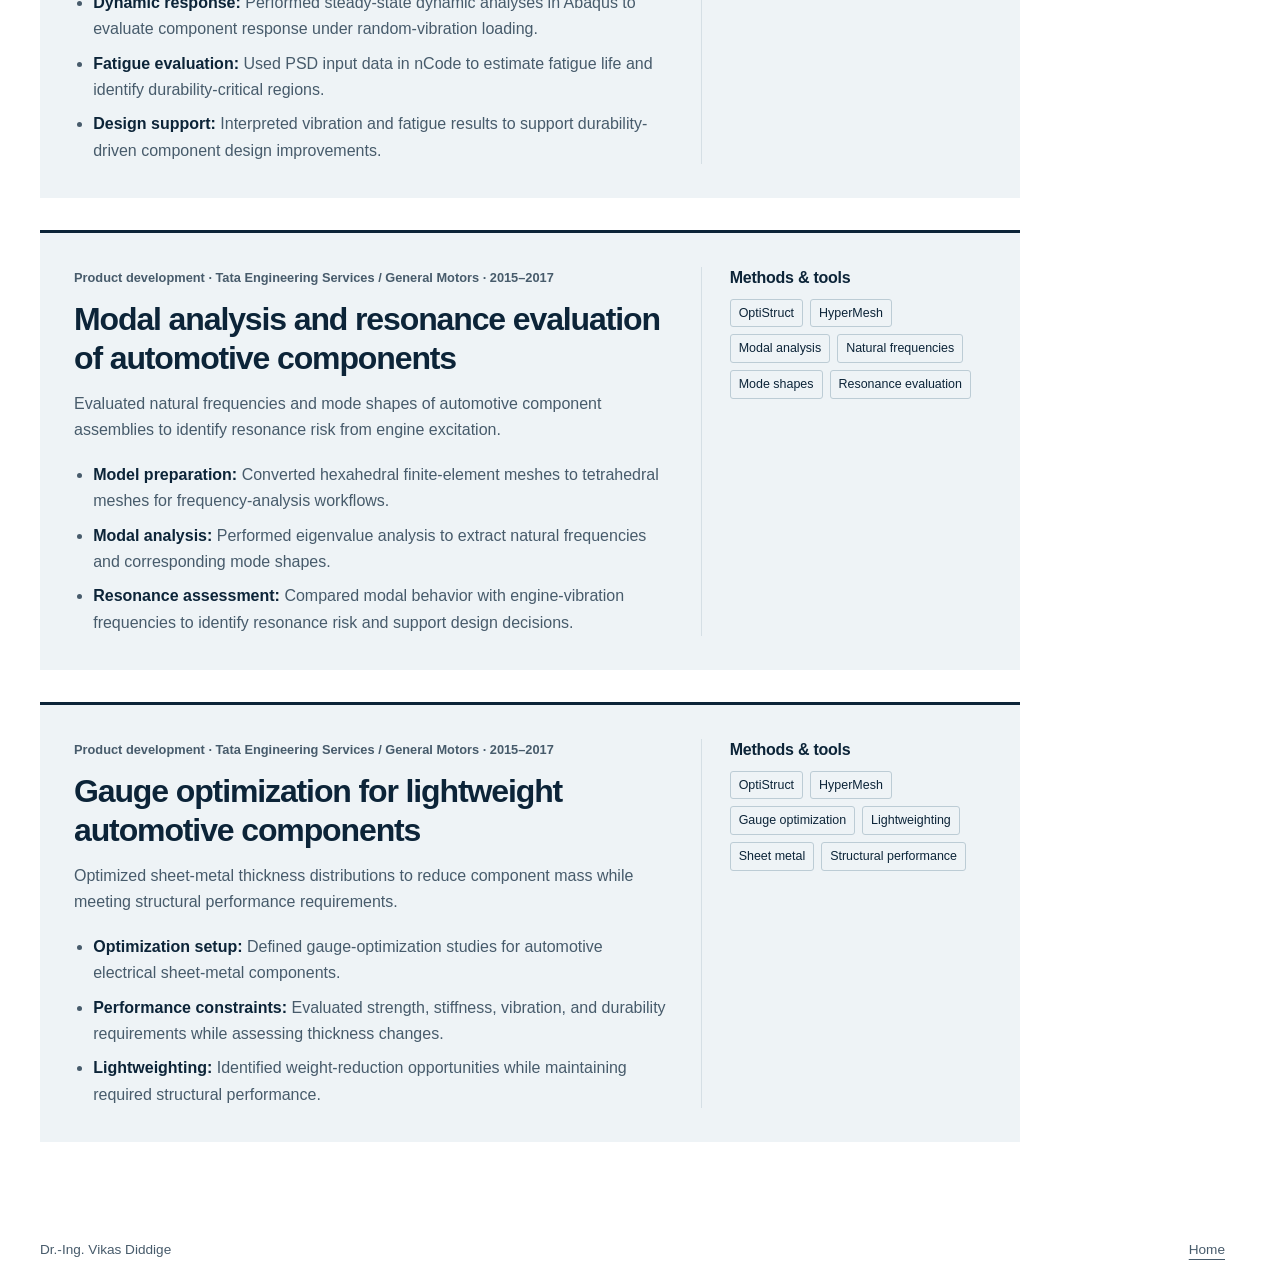
<file: work.html>
<!doctype html>
<html lang="en">
<head>
  <meta charset="utf-8">
  <meta name="viewport" content="width=device-width, initial-scale=1">
  <meta name="description" content="Selected computational mechanics and CAE projects by Dr.-Ing. Vikas Diddige.">
  <title>Projects | Dr.-Ing. Vikas Diddige</title>
  <link rel="stylesheet" href="styles.css">
</head>
<body>
  <a class="skip" href="#main">Skip to content</a>
  <header class="wrap header">
    <a class="identity" href="index.html">Dr.-Ing. Vikas Diddige</a>
    <nav aria-label="Main navigation">
      <a href="work.html" aria-current="page">Projects</a><a href="experience.html">Experience</a><a href="skills.html">Skills</a><a href="education.html">Education</a><a href="publications.html">Publications &amp; Talks</a><a href="achievements.html">Achievements</a><a href="teaching.html">Teaching &amp; Supervision</a><a href="contact.html">Contact</a>
    </nav>
  </header>

  <main id="main">
    <section class="section wrap page-section">
      <div class="section-heading">
        <p class="eyebrow">Selected projects</p>
        <h1>From material behavior<br><span>to structural response.</span></h1>
        <p class="section-subheading">Research and product-development projects in computational mechanics, material modeling, and CAE.</p>
      </div>

      <div class="projects-stack">
        <article class="project-panel">
          <div>
            <p class="project-type">Personal programming project · TU Bergakademie Freiberg · 2020</p>
            <h2>Isogeometric analysis: an end-to-end Python workflow</h2>
            <p>Developed a Python implementation of isogeometric analysis (IGA) for two-dimensional linear-elastic and coupled piezoelectric problems.</p>
            <ul class="project-highlights">
              <li><strong>NURBS geometry:</strong> Created two-dimensional NURBS geometries directly from control points, knot vectors, weights, and basis functions.</li>
              <li><strong>Analysis setup:</strong> Implemented knot-vector and control-point connectivity, boundary conditions, mechanical loads, and coupled electrical degrees of freedom.</li>
              <li><strong>Solution procedure:</strong> Formulated and assembled the IGA stiffness matrix and force vector, including numerical integration and mappings between master, parametric, and physical spaces.</li>
              <li><strong>Python post-processing:</strong> Visualized deformed geometries and generated contour plots for displacement, reaction-force, and electrical-potential fields.</li>
              <li><strong>Verification:</strong> Compared mechanical and electromechanical results with Abaqus piezoelectric elements.</li>
            </ul>
          </div>
          <aside class="project-sidebar">
            <h3>Methods &amp; tools</h3>
            <ul class="tags"><li>Isogeometric analysis</li><li>NURBS</li><li>Python</li><li>NumPy</li><li>Matplotlib</li><li>Abaqus verification</li><li>Piezoelectricity</li></ul>
          </aside>
        </article>
        <article class="project-panel featured">
          <div>
            <p class="project-type">Master’s thesis · Porsche AG · 2021</p>
            <h2>Temperature-dependent visco-plastic model for crash simulation</h2>
            <p>Developed a temperature-dependent hypoelastic-plastic model with damage for SABIC polypropylene copolymer used in vehicle crash applications.</p>
            <ul class="project-highlights">
              <li><strong>Constitutive modeling:</strong> Extended a TAPO-based framework with a modified hardening law, temperature-dependent Young’s modulus, and a Johnson–Cook thermal-softening formulation.</li>
              <li><strong>Temperature-dependent damage:</strong> Adapted the Johnson–Cook damage formulation using homologous temperature to capture temperature-sensitive damage and failure.</li>
              <li><strong>Calibration and validation:</strong> Calibrated and validated against tension, shear, compression, puncture, and three-point bending tests across three temperatures.</li>
              <li><strong>Component validation:</strong> Assessed predictive performance for a Taycan air-guide component.</li>
            </ul>
          </div>
          <aside class="project-sidebar">
            <h3>Methods &amp; tools</h3>
            <ul class="tags"><li>LS-DYNA Explicit</li><li>UMAT</li><li>Fortran</li><li>LS-OPT</li><li>ANSA</li><li>LS-PrePost</li></ul>
            <p class="implementation-note"><strong>LS-DYNA Explicit implementation:</strong> The complete temperature-dependent constitutive and damage model was implemented as an LS-DYNA user-material routine for explicit dynamic analysis.</p>
          </aside>
        </article>

        <article class="project-panel">
          <div>
            <p class="project-type">Doctoral research · TU Bergakademie Freiberg · 2022–2026</p>
            <h2>Mixed finite-element modeling of hydrogen-promoted fracture</h2>
            <p>Developed a predictive phase-field chemo-mechanical framework for hydrogen-promoted fracture in metallic materials, with stress-assisted diffusion and hydrogen-dependent fracture resistance.</p>
            <ul class="project-highlights">
              <li><strong>Mixed FE formulation:</strong> Formulated a mixed rate-type variational problem that treats hydrogen concentration (lattice occupancy) and chemical potential as dual fields alongside displacement and the fracture phase-field.</li>
              <li><strong>Chemical-potential field:</strong> Used chemical potential as the field governing hydrogen flux, enabling chemical-equilibrium boundary conditions at hydrogen-exposed surfaces without ad hoc concentration criteria.</li>
              <li><strong>Numerical advantage:</strong> Avoided the need for C1-continuous displacement elements and hydrostatic-stress extrapolation that arise in concentration-based diffusion formulations.</li>
              <li><strong>Modular implementation:</strong> Structured the formulation so that constitutive relations can be exchanged or adapted efficiently for different materials.</li>
              <li><strong>Computational efficiency:</strong> The rate-variational formulation yields a symmetric tangent matrix, allowing symmetric solvers to be employed for efficient numerical solution.</li>
              <li><strong>Implementation and verification:</strong> Implemented the model in an Abaqus UEL and verified it through benchmark examples, including hydrostatic-stress-dependent concentration evolution and sub-critical crack growth under sustained loading.</li>
            </ul>
          </div>
          <aside class="project-sidebar">
            <h3>Methods &amp; tools</h3>
            <ul class="tags"><li>Mixed FE formulation</li><li>Hydrogen concentration</li><li>Chemical potential</li><li>Phase-field fracture</li><li>Chemo-mechanics</li><li>Abaqus UEL</li><li>Fortran</li><li>Python</li></ul>
          </aside>
        </article>

        <article class="project-panel">
          <div>
            <p class="project-type">Industrial research collaboration · Sunfire GmbH · 2022–2023</p>
            <h2>High-temperature structural integrity of electrolyzer components</h2>
            <p>Evaluated thermomechanical loading and structural integrity questions for high-temperature electrolyzer components.</p>
            <ul class="project-highlights">
              <li><strong>Thermomechanical analysis:</strong> Studied the influence of operating temperatures and thermal cycles on component response.</li>
              <li><strong>Material behavior:</strong> Considered high-temperature strength and creep effects in the structural assessment.</li>
              <li><strong>Engineering relevance:</strong> Connected simulation results to design decisions for product development.</li>
            </ul>
          </div>
          <aside class="project-sidebar">
            <h3>Methods &amp; tools</h3>
            <ul class="tags"><li>COMSOL</li><li>Thermo-mechanics</li><li>Creep</li><li>Structural integrity</li></ul>
          </aside>
        </article>

        <article class="project-panel">
          <div>
            <p class="project-type">Personal programming project · TU Bergakademie Freiberg · 2019–2020</p>
            <h2>Fundamentals of machine learning and neural networks</h2>
            <p>Built foundational machine-learning implementations in Python to develop a practical understanding of regression, classification, and neural-network methods.</p>
            <ul class="project-highlights">
              <li><strong>Regression:</strong> Implemented polynomial-regression algorithms for numerical data fitting.</li>
              <li><strong>Classification:</strong> Developed an Iris-dataset classification workflow and evaluated its predictions.</li>
              <li><strong>Neural networks:</strong> Programmed a two-layer neural network from scratch using ReLU and sigmoid activation functions.</li>
              <li><strong>Framework implementation:</strong> Applied TensorFlow and Keras to implement and compare the learning workflows.</li>
            </ul>
          </div>
          <aside class="project-sidebar">
            <h3>Methods &amp; tools</h3>
            <ul class="tags"><li>Python</li><li>Machine learning</li><li>Neural networks</li><li>Regression</li><li>Classification</li><li>TensorFlow</li><li>Keras</li></ul>
          </aside>
        </article>

        <article class="project-panel">
          <div>
            <p class="project-type">Product development · Tata Engineering Services / General Motors · 2015–2017</p>
            <h2>Crash and pothole simulation of automotive components</h2>
            <p>Performed component- and assembly-level finite-element simulations to assess the structural response of automotive electrical brackets, sheet-metal parts, and battery-module assemblies.</p>
            <ul class="project-highlights">
              <li><strong>Simulation models:</strong> Prepared two-dimensional sheet-metal and three-dimensional hexahedral finite-element models, including material definitions, contacts, and tie constraints.</li>
              <li><strong>Crash and pothole loading:</strong> Analyzed dynamic structural response under crash and pothole load cases to assess stress, deformation, critical load paths, and potential failure-sensitive regions.</li>
              <li><strong>Engineering decisions:</strong> Interpreted simulation results and provided design feedback to improve strength and robustness under demanding vehicle loads.</li>
            </ul>
          </div>
          <aside class="project-sidebar">
            <h3>Methods &amp; tools</h3>
            <ul class="tags"><li>Abaqus</li><li>HyperMesh</li><li>ANSA</li><li>HyperView</li><li>Dynamic analysis</li><li>Crash simulation</li><li>Pothole loading</li></ul>
          </aside>
        </article>

        <article class="project-panel">
          <div>
            <p class="project-type">Product development · Tata Engineering Services / General Motors · 2015–2017</p>
            <h2>Random-vibration and fatigue analysis of automotive components</h2>
            <p>Assessed vibration durability of automotive electrical-component assemblies through steady-state dynamics and power spectral density (PSD)-based fatigue analysis.</p>
            <ul class="project-highlights">
              <li><strong>Dynamic response:</strong> Performed steady-state dynamic analyses in Abaqus to evaluate component response under random-vibration loading.</li>
              <li><strong>Fatigue evaluation:</strong> Used PSD input data in nCode to estimate fatigue life and identify durability-critical regions.</li>
              <li><strong>Design support:</strong> Interpreted vibration and fatigue results to support durability-driven component design improvements.</li>
            </ul>
          </div>
          <aside class="project-sidebar">
            <h3>Methods &amp; tools</h3>
            <ul class="tags"><li>Abaqus</li><li>nCode</li><li>Random vibration</li><li>PSD fatigue</li><li>Steady-state dynamics</li><li>Durability</li></ul>
          </aside>
        </article>

        <article class="project-panel">
          <div>
            <p class="project-type">Product development · Tata Engineering Services / General Motors · 2015–2017</p>
            <h2>Modal analysis and resonance evaluation of automotive components</h2>
            <p>Evaluated natural frequencies and mode shapes of automotive component assemblies to identify resonance risk from engine excitation.</p>
            <ul class="project-highlights">
              <li><strong>Model preparation:</strong> Converted hexahedral finite-element meshes to tetrahedral meshes for frequency-analysis workflows.</li>
              <li><strong>Modal analysis:</strong> Performed eigenvalue analysis to extract natural frequencies and corresponding mode shapes.</li>
              <li><strong>Resonance assessment:</strong> Compared modal behavior with engine-vibration frequencies to identify resonance risk and support design decisions.</li>
            </ul>
          </div>
          <aside class="project-sidebar">
            <h3>Methods &amp; tools</h3>
            <ul class="tags"><li>OptiStruct</li><li>HyperMesh</li><li>Modal analysis</li><li>Natural frequencies</li><li>Mode shapes</li><li>Resonance evaluation</li></ul>
          </aside>
        </article>

        <article class="project-panel">
          <div>
            <p class="project-type">Product development · Renault Nissan · 2018</p>
            <h2>Static structural analysis of full-vehicle and subsystem models</h2>
            <p>Performed simulation-driven structural assessments for automotive body development using full-vehicle and subsystem finite-element models.</p>
            <ul class="project-highlights">
              <li><strong>Static load cases:</strong> Evaluated hook-towing strength, jack-up strength, and body torsional stiffness for full-vehicle applications.</li>
              <li><strong>Performance assessment:</strong> Assessed strength, stiffness, and durability response against design targets and non-failure criteria.</li>
              <li><strong>Engineering support:</strong> Identified critical structural regions and supported design modifications to improve load-bearing performance.</li>
            </ul>
          </div>
          <aside class="project-sidebar">
            <h3>Methods &amp; tools</h3>
            <ul class="tags"><li>Abaqus</li><li>Static analysis</li><li>Full-vehicle CAE</li><li>Hook towing</li><li>Jack-up strength</li><li>Torsional stiffness</li></ul>
          </aside>
        </article>

        <article class="project-panel">
          <div>
            <p class="project-type">Product development · Tata Engineering Services / General Motors · 2015–2017</p>
            <h2>Gauge optimization for lightweight automotive components</h2>
            <p>Optimized sheet-metal thickness distributions to reduce component mass while meeting structural performance requirements.</p>
            <ul class="project-highlights">
              <li><strong>Optimization setup:</strong> Defined gauge-optimization studies for automotive electrical sheet-metal components.</li>
              <li><strong>Performance constraints:</strong> Evaluated strength, stiffness, vibration, and durability requirements while assessing thickness changes.</li>
              <li><strong>Lightweighting:</strong> Identified weight-reduction opportunities while maintaining required structural performance.</li>
            </ul>
          </div>
          <aside class="project-sidebar">
            <h3>Methods &amp; tools</h3>
            <ul class="tags"><li>OptiStruct</li><li>HyperMesh</li><li>Gauge optimization</li><li>Lightweighting</li><li>Sheet metal</li><li>Structural performance</li></ul>
          </aside>
        </article>

      </div>
    </section>
  </main>

  <footer class="wrap footer"><span>Dr.-Ing. Vikas Diddige</span><a href="index.html">Home</a></footer>
</body>
</html>
</file>
<file: styles.css>
@charset "UTF-8";
:root{color-scheme:light;--ink:#0c2438;--muted:#475b6b;--line:#d5dfe5;--accent:#076957;--paper:#fff;--soft:#eef3f6}*{box-sizing:border-box}html{scroll-behavior:smooth;scroll-padding-top:2rem}body{margin:0;background:var(--paper);color:var(--ink);font:1rem/1.65 "Segoe UI",Arial,sans-serif}a{color:inherit;text-underline-offset:5px}a:focus-visible{outline:3px solid #138a72;outline-offset:6px}.wrap{width:min(1200px,calc(100% - 80px));margin-inline:auto}.header{display:flex;align-items:center;justify-content:space-between;gap:2rem;padding-block:27px;border-bottom:1px solid var(--line)}.identity{display:flex;align-items:center;gap:14px;text-decoration:none;font-size:1.6rem;font-weight:800;letter-spacing:-1px}.identity span{font-size:.95rem;font-weight:600;letter-spacing:0}nav{display:flex;flex-wrap:wrap;gap:27px}nav a{font-size:.9rem;text-decoration:none}nav a:hover,.text-link:hover{color:var(--accent);text-decoration:underline}.hero{display:grid;grid-template-columns:1.6fr 1fr;gap:65px;align-items:center;padding-block:94px 100px}.eyebrow{text-transform:uppercase;letter-spacing:.13em;font-size:.78rem;font-weight:700;margin:0 0 22px;color:var(--accent)}h1,h2,h3,p{margin-top:0}h1{font-size:clamp(2.1rem,3.15vw,3rem);line-height:1.15;letter-spacing:-.045em;font-weight:650;margin-bottom:28px}h1 span{color:var(--accent)}.intro{font-size:1.18rem;line-height:1.7;max-width:620px}.support{color:var(--muted);max-width:580px}.actions{display:flex;flex-wrap:wrap;gap:25px;align-items:center;margin-top:32px}.button{display:inline-flex;justify-content:space-between;align-items:center;gap:28px;padding:14px 22px;background:var(--ink);color:white;border-radius:4px;text-decoration:none;font-weight:600;min-height:48px}.button:hover{background:var(--accent)}.text-link{font-weight:600}.summary{background:var(--ink);color:#fff;padding:34px 30px;border-top:4px solid #7ce4ce}.summary .eyebrow{color:#7ce4ce;font-size:.75rem}.metric{display:flex;align-items:center;gap:20px;padding-bottom:27px}.metric strong{font-size:4.4rem;line-height:1.1;font-weight:600;letter-spacing:-.06em}.metric span{font-size:.9rem;color:#d4e0e8}.summary-line{border-top:1px solid #3a4e5e;padding:15px 0;display:grid;gap:3px;font-size:.9rem}.summary-line span{color:#b2c5d3;font-size:.8rem}.summary-line strong{font-weight:500}.opportunity{color:#7ce4ce;font-size:.9rem;margin:15px 0 0}.section{padding-block:65px 72px;border-top:1px solid var(--line)}.section-heading{margin-bottom:36px}.section-heading .eyebrow{margin-bottom:13px}h2{font-size:clamp(1.9rem,3vw,2.65rem);line-height:1.2;font-weight:600;letter-spacing:-.035em;margin-bottom:20px}h3{font-size:1.25rem;line-height:1.35;letter-spacing:-.015em;margin-bottom:15px}.work-grid{display:grid;grid-template-columns:repeat(3,1fr);gap:26px}.project{display:flex;flex-direction:column;background:var(--soft);padding:29px 25px;border-top:2px solid var(--ink)}.project-type{font-size:.8rem;color:var(--accent);font-weight:600;min-height:2.7em}.project p:not(.project-type){color:var(--muted)}.contribution{font-size:.95rem}.tags{list-style:none;display:flex;flex-wrap:wrap;gap:7px;padding:10px 0 0;margin:auto 0 0}.tags li{font-size:.78rem;border:1px solid #bcccd5;border-radius:3px;padding:3px 8px}.experience{display:grid;grid-template-columns:1fr 1.5fr;gap:50px;padding:26px 0;border-top:1px solid var(--line)}.experience h3{margin-bottom:5px}.experience p{margin-bottom:0;color:var(--muted)}.role{font-size:.9rem}.expertise-grid{display:grid;grid-template-columns:1fr 1fr 1.2fr;gap:40px}.plain-list{padding:0;list-style:none;margin:0;color:var(--muted)}.plain-list li{padding-block:7px;border-bottom:1px solid var(--line)}.education p{font-size:.95rem;color:var(--muted)}.education strong{font-weight:600;color:var(--ink)}.contact{background:var(--ink);color:white;margin-top:25px;padding-block:60px}.contact-inner{display:flex;justify-content:space-between;align-items:center;gap:40px}.contact .eyebrow{color:#7ce4ce}.contact p{color:#d4e0e8}.contact .button{background:#7ce4ce;color:var(--ink);flex-shrink:0}.contact .button:hover{background:#a4f1e1}.languages{font-size:.88rem;margin-bottom:0}.footer{display:flex;justify-content:space-between;flex-wrap:wrap;gap:20px;padding-block:25px;font-size:.85rem;color:var(--muted)}.skip{position:absolute;top:-100px;left:20px;padding:12px;background:white;z-index:2}.skip:focus{top:12px}@media(min-width:1500px){.hero{padding-block:115px}}@media(max-width:1000px){.wrap{width:calc(100% - 48px)}.hero{gap:30px;grid-template-columns:1.25fr 1fr}.work-grid{gap:15px}.project{padding:23px 19px}.expertise-grid{gap:25px}.identity span{display:none}}@media(max-width:760px){.header{align-items:flex-start;gap:20px}nav{gap:12px 19px;justify-content:flex-end}nav a{font-size:.875rem}.hero{grid-template-columns:1fr;padding-block:55px;gap:35px}.summary{max-width:none}.work-grid,.expertise-grid,.experience{grid-template-columns:1fr}.project-type{min-height:0}.work-grid{gap:22px}.experience{gap:10px}.expertise-grid{gap:32px}.section{padding-block:45px}.contact-inner{align-items:flex-start;flex-direction:column;gap:20px}.footer{font-size:.8rem}.footer span:nth-child(2){display:none}}@media(max-width:380px){.wrap{width:calc(100% - 32px)}h1{font-size:2.3rem}.summary{padding:26px 22px}.metric{gap:15px}}@media(prefers-reduced-motion:reduce){html{scroll-behavior:auto}}@media print{nav,.actions,.button,.skip,.footer a{display:none}.wrap{width:100%}.hero{padding-block:25px;gap:25px}.section{padding-block:20px}.project,.experience{break-inside:avoid}body{font-size:10pt}.contact{padding:20px}.summary{border:1px solid #aaa}}
.contact-links p{margin:16px 0 0;overflow-wrap:anywhere}.contact-links{min-width:0}.section-subheading{max-width:690px;color:var(--muted);margin-bottom:0}.experience-highlights{margin:0;padding-left:1.2rem;color:var(--muted)}.experience-highlights li{padding-left:.15rem}.experience-highlights li+li{margin-top:7px}.work-grid{grid-template-columns:repeat(auto-fit,minmax(240px,1fr))}.teaching-grid{display:grid;grid-template-columns:repeat(2,1fr);gap:26px;max-width:800px}.teaching-item{background:var(--soft);padding:29px 25px;border-top:2px solid var(--ink)}.teaching-item p,.teaching-item ul{color:var(--muted)}.teaching-item ul{margin:0;padding-left:1.2rem}.teaching-item li+li{margin-top:8px}.teaching-type,.supervision-type{color:var(--accent)!important;font-size:.8rem;font-weight:700;letter-spacing:.1em;text-transform:uppercase}.supervision-grid{max-width:980px}.supervision-item{display:grid;grid-template-columns:150px 1fr;gap:30px;padding:27px 0;border-top:1px solid var(--line)}.supervision-year{color:var(--accent);font-weight:700;margin:0}.supervision-item h3{font-size:1.2rem;margin-bottom:9px}.supervision-item div>p:last-child{color:var(--muted);font-size:.94rem;margin-bottom:0}.header{position:sticky;top:0;z-index:10;background:var(--paper)}@media(max-width:760px){.teaching-grid,.supervision-item{grid-template-columns:1fr}.supervision-item{gap:6px}}
.expertise-grid{grid-template-columns:1fr 1fr;max-width:770px}.technical-grid{display:grid;grid-template-columns:repeat(3,1fr);gap:20px}.skill-group{background:var(--soft);padding:25px 23px;border-top:2px solid var(--ink)}.skill-group h3{font-size:1.05rem}.skill-list{list-style:none;margin:0;padding:0;display:flex;flex-wrap:wrap;gap:7px}.skill-list li{font-size:.83rem;border:1px solid #bcccd5;border-radius:3px;padding:3px 8px;color:var(--muted)}.education-timeline{position:relative;max-width:980px}.education-timeline::before{content:"";position:absolute;top:0;bottom:0;left:180px;width:1px;background:var(--line)}.education-item{display:grid;grid-template-columns:150px 1fr;gap:30px;position:relative;padding:0 0 37px}.education-item::before{content:"";position:absolute;left:174px;top:7px;width:13px;height:13px;border-radius:50%;background:var(--accent);border:3px solid var(--paper);box-shadow:0 0 0 1px var(--accent)}.education-item:last-child{padding-bottom:0}.education-years{color:var(--accent)!important;font-size:.83rem;font-weight:700;line-height:1.35;margin:0;text-align:right}.education-detail{padding:0 0 0 26px}.education-item p{color:var(--muted)}.education-item .degree{color:var(--accent);font-size:.8rem;font-weight:700;letter-spacing:.12em;text-transform:uppercase;margin-bottom:8px}.education-item h3{margin-bottom:6px}.education-focus{font-size:.94rem;margin-bottom:0}.publication-list,.talk-list{max-width:980px}.publication,.talk{display:grid;grid-template-columns:150px 1fr;gap:30px;padding:27px 0;border-top:1px solid var(--line)}.publication-year,.talk-year{color:var(--accent);font-weight:700;margin:0}.publication-status,.talk-event{font-size:.8rem;text-transform:uppercase;letter-spacing:.1em;color:var(--accent)!important;font-weight:700;margin-bottom:8px!important}.publication h3,.talk h3{font-size:1.2rem;margin-bottom:9px}.publication div>p:last-child,.talk div>p:last-child{color:var(--muted);font-size:.94rem;margin-bottom:0}.publisher-link{display:inline-block;margin-top:12px;color:var(--accent);font-size:.9rem;font-weight:700}.publisher-link:hover{color:var(--ink)}.achievement-label{display:inline-block;margin:0 0 12px!important;padding:3px 9px;border-radius:3px;background:var(--accent);color:white!important;font-size:.76rem!important;font-weight:700;letter-spacing:.1em;text-transform:uppercase}@media(max-width:760px){.technical-grid{grid-template-columns:1fr}.education-timeline::before{left:6px}.education-item{grid-template-columns:1fr;gap:8px;padding-left:30px}.education-item::before{left:0;top:5px}.education-years{text-align:left}.education-detail{padding:0}.publication,.talk{grid-template-columns:1fr;gap:6px}.publication-year,.talk-year{font-size:.9rem}}
.experience-dates{display:inline-block;margin-top:8px!important;padding:3px 8px;border-radius:3px;background:#d9f2ec;color:var(--accent)!important;font-size:.82rem;font-weight:700}.experience h3{color:var(--accent)}
.page-section{min-height:calc(100vh - 100px)}.page-contact{min-height:calc(100vh - 100px);margin-top:0;display:flex;align-items:center}
.identity span{font-size:1.15rem}.header nav a{font-size:1rem}.hero{grid-template-columns:minmax(0,1.45fr) minmax(190px,.65fr) minmax(260px,1fr);gap:32px}.hero-photo{margin:0;text-align:center}.hero-photo img{display:block;width:100%;max-width:260px;aspect-ratio:3/4;object-fit:cover;object-position:center top;margin:0 auto}.hero-photo figcaption{margin-top:9px;color:var(--muted);font-size:.8rem;font-weight:600}@media(max-width:1000px){.hero{grid-template-columns:1fr 1fr}.hero-copy{grid-column:1/-1}.hero-photo{justify-self:center}.header nav a{font-size:.95rem}}@media(max-width:760px){.hero{grid-template-columns:1fr}.hero-copy{grid-column:auto}.hero-photo{max-width:240px}.header nav a{font-size:.95rem}}
.projects-stack{display:grid;gap:32px;max-width:980px}.project-panel{display:grid;grid-template-columns:minmax(0,1.35fr) minmax(260px,.65fr);gap:34px;padding:34px;background:var(--soft);border-top:3px solid var(--ink)}.project-panel.featured{border-top-color:var(--accent)}.project-panel h2{font-size:clamp(1.6rem,2.5vw,2.2rem);margin-bottom:14px}.project-panel p{color:var(--muted)}.project-panel .project-type{min-height:0;margin-bottom:12px}.project-highlights{margin:18px 0 0;padding-left:1.2rem;color:var(--muted)}.project-highlights li+li{margin-top:8px}.project-highlights strong{color:var(--ink)}.project-sidebar{border-left:1px solid var(--line);padding-left:28px}.project-sidebar h3{font-size:1rem;margin-bottom:10px}.project-sidebar .tags{margin:0 0 22px;padding:0}.implementation-note{font-size:.92rem;line-height:1.55;margin:0}.implementation-note strong{color:var(--accent)}@media(max-width:760px){.project-panel{grid-template-columns:1fr;padding:25px 20px}.project-sidebar{border-left:0;border-top:1px solid var(--line);padding:22px 0 0}}
.projects-stack .project-panel:nth-child(1){order:4}.projects-stack .project-panel:nth-child(2){order:3}.projects-stack .project-panel:nth-child(3){order:1}.projects-stack .project-panel:nth-child(4){order:2}.projects-stack .project-panel:nth-child(5){order:5}.projects-stack .project-panel:nth-child(6){order:7}.projects-stack .project-panel:nth-child(7){order:8}.projects-stack .project-panel:nth-child(8){order:9}.projects-stack .project-panel:nth-child(9){order:6}.projects-stack .project-panel:nth-child(10){order:10}
html{scrollbar-gutter:stable}@supports not (scrollbar-gutter:stable){html{overflow-y:scroll}}
.supervision-section{margin-top:62px;padding-top:52px;border-top:1px solid var(--line)}.supervision-section h2{font-size:clamp(1.6rem,2.5vw,2.2rem)}
.research-subsection+.research-subsection{margin-top:62px;padding-top:52px;border-top:1px solid var(--line)}
.achievement-list{max-width:980px}.achievement-item{display:grid;grid-template-columns:150px 1fr;gap:30px;padding:27px 0;border-top:1px solid var(--line)}.achievement-year{color:var(--accent)!important;font-weight:700;margin:0}.achievement-type{font-size:.8rem;text-transform:uppercase;letter-spacing:.1em;color:var(--accent)!important;font-weight:700;margin-bottom:8px!important}.achievement-item h2{font-size:1.7rem;margin-bottom:10px}.achievement-item div>p{color:var(--muted)}.achievement-date{font-weight:700}@media(max-width:760px){.achievement-item{grid-template-columns:1fr;gap:6px}.achievement-year{font-size:.9rem}}
</file>
